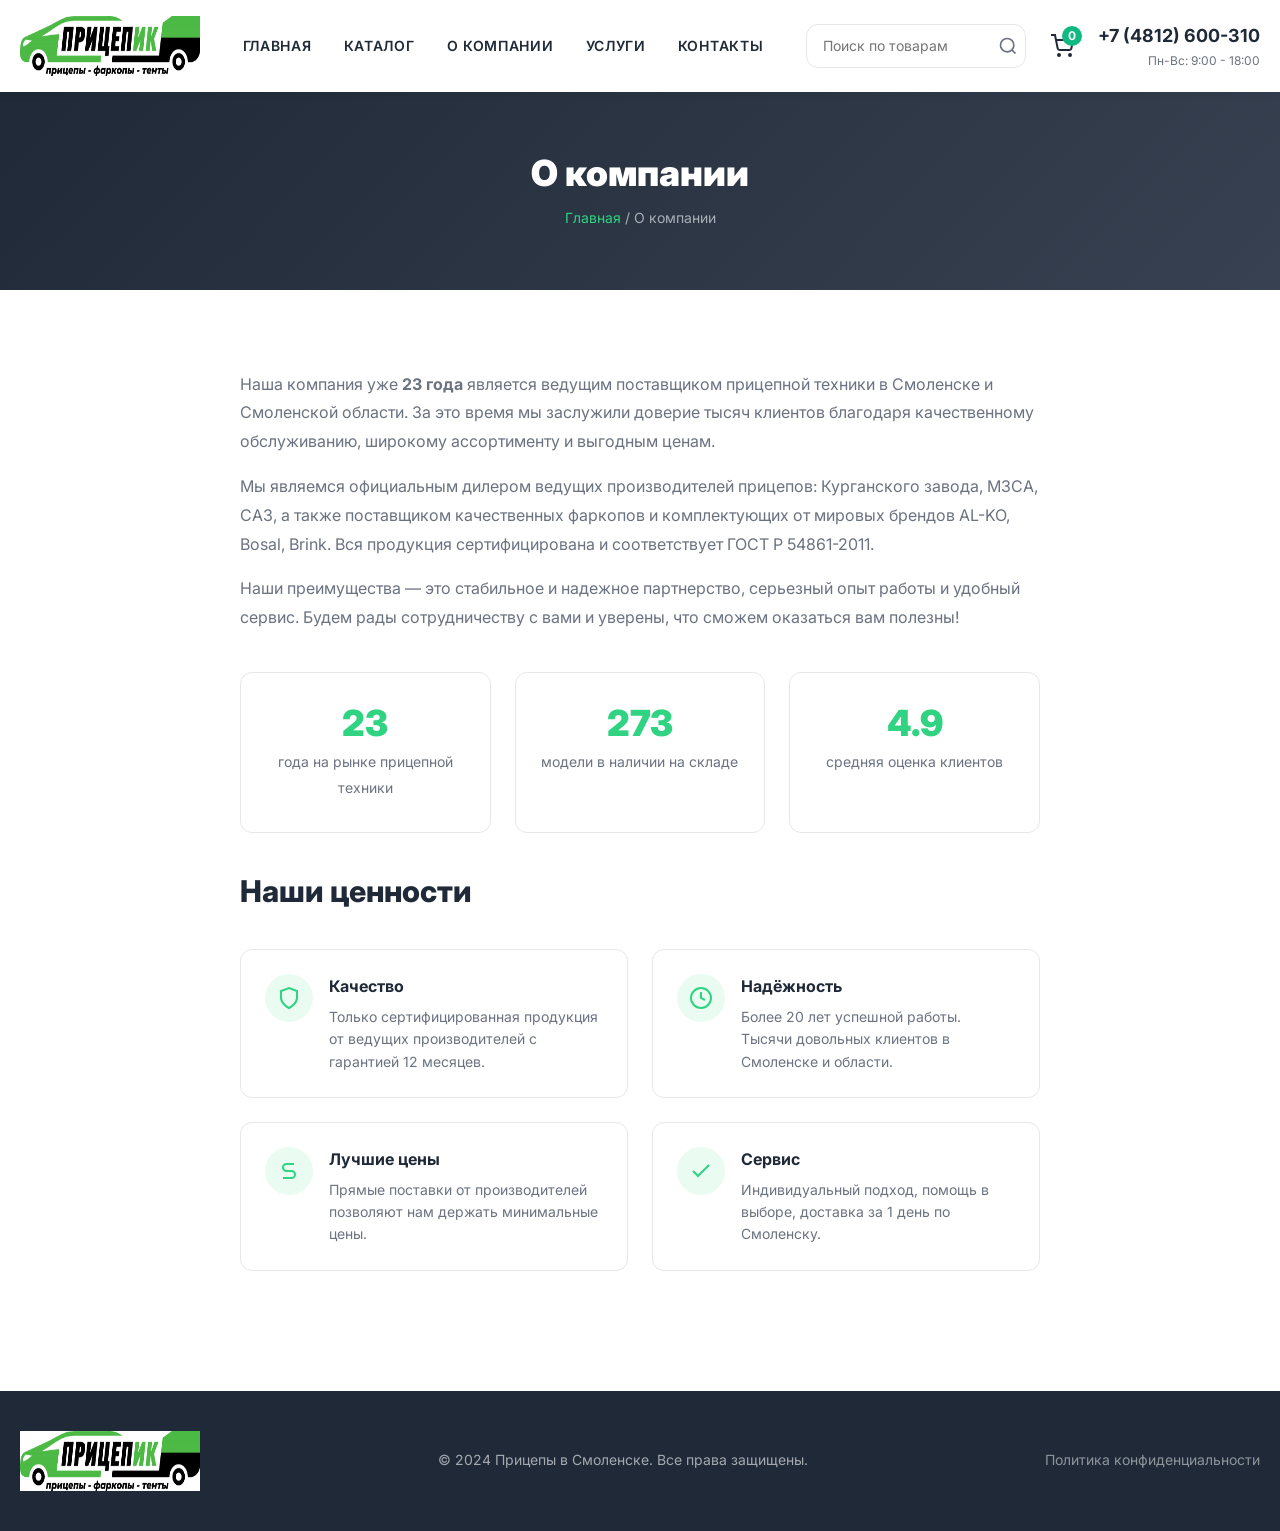
<file: about.html>
<!DOCTYPE html>
<html lang="ru">
<head>
    <meta charset="UTF-8">
    <meta name="viewport" content="width=device-width, initial-scale=1.0">
    <meta name="description" content="О компании Прицепы в Смоленске. 23 года на рынке, официальный дилер, гарантия 12 месяцев.">
    <title>О компании | Прицепы в Смоленске</title>
    <link rel="preconnect" href="https://fonts.googleapis.com">
    <link rel="preconnect" href="https://fonts.gstatic.com" crossorigin>
    <link href="https://fonts.googleapis.com/css2?family=Inter:wght@400;500;600;700;800;900&display=swap" rel="stylesheet">
    <link rel="stylesheet" href="css/reset.css">
    <link rel="stylesheet" href="css/variables.css">
    <link rel="stylesheet" href="css/style.css">
    <link rel="stylesheet" href="css/pages.css">
</head>
<body>
    <header class="header" data-header>
        <div class="container header__container">
            <a href="index.html" class="header__logo">
                <img src="img/logo.png" alt="Прицепы Смоленск" class="header__logo-img" width="180" height="60">
            </a>
            <nav class="header__nav">
                <ul class="header__menu">
                    <li class="header__menu-item"><a href="index.html" class="header__menu-link">Главная</a></li>
                    <li class="header__menu-item"><a href="catalog.html" class="header__menu-link">Каталог</a></li>
                    <li class="header__menu-item"><a href="about.html" class="header__menu-link">О компании</a></li>
                    <li class="header__menu-item"><a href="services.html" class="header__menu-link">Услуги</a></li>
                    <li class="header__menu-item"><a href="contacts.html" class="header__menu-link">Контакты</a></li>
                </ul>
            </nav>
            <div class="header__actions">
                <div class="header__search">
                    <form class="search-form" role="search" action="catalog.html">
                        <input type="search" class="search-form__input" placeholder="Поиск по товарам" aria-label="Поиск" name="q">
                        <button type="submit" class="search-form__btn" aria-label="Найти">
                            <svg width="20" height="20" viewBox="0 0 24 24" fill="none" stroke="currentColor" stroke-width="2"><circle cx="11" cy="11" r="8"></circle><path d="m21 21-4.35-4.35"></path></svg>
                        </button>
                    </form>
                </div>
                <a href="cart.html" class="header__cart" aria-label="Корзина">
                    <svg width="24" height="24" viewBox="0 0 24 24" fill="none" stroke="currentColor" stroke-width="2">
                        <circle cx="9" cy="21" r="1"></circle><circle cx="20" cy="21" r="1"></circle>
                        <path d="M1 1h4l2.68 13.39a2 2 0 0 0 2 1.61h9.72a2 2 0 0 0 2-1.61L23 6H6"></path>
                    </svg>
                    <span class="header__cart-count" data-cart-count>0</span>
                </a>
                <div class="header__contacts-block">
                    <a href="tel:+74812600310" class="header__phone">+7 (4812) 600-310</a>
                    <span class="header__work-time">Пн-Вс: 9:00 - 18:00</span>
                </div>
            </div>
            <button class="header__burger" aria-label="Открыть меню" aria-expanded="false" data-burger>
                <span></span><span></span><span></span>
            </button>
        </div>
        <div class="header__mobile-menu" data-mobile-menu>
            <nav class="header__mobile-nav">
                <ul class="header__mobile-menu-list">
                    <li><a href="index.html" class="header__mobile-menu-link">Главная</a></li>
                    <li><a href="catalog.html" class="header__mobile-menu-link">Каталог</a></li>
                    <li><a href="about.html" class="header__mobile-menu-link">О компании</a></li>
                    <li><a href="services.html" class="header__mobile-menu-link">Услуги</a></li>
                    <li><a href="contacts.html" class="header__mobile-menu-link">Контакты</a></li>
                </ul>
                <div class="header__mobile-contacts">
                    <a href="tel:+74812600310" class="header__mobile-phone">+7 (4812) 600-310</a>
                    <span class="header__mobile-work-time">Пн-Вс: 9:00 - 18:00</span>
                </div>
            </nav>
        </div>
    </header>

    <main>
        <section class="page-header" data-animate>
            <div class="container">
                <h1 class="page-header__title">О компании</h1>
                <p class="page-header__breadcrumb"><a href="index.html">Главная</a> / О компании</p>
            </div>
        </section>

        <section class="section-padding">
            <div class="container">
                <div class="about-page__content" data-animate>
                    <p class="about-page__text">Наша компания уже <strong>23 года</strong> является ведущим поставщиком прицепной техники в Смоленске и Смоленской области. За это время мы заслужили доверие тысяч клиентов благодаря качественному обслуживанию, широкому ассортименту и выгодным ценам.</p>
                    <p class="about-page__text">Мы являемся официальным дилером ведущих производителей прицепов: Курганского завода, МЗСА, САЗ, а также поставщиком качественных фаркопов и комплектующих от мировых брендов AL-KO, Bosal, Brink. Вся продукция сертифицирована и соответствует ГОСТ Р 54861-2011.</p>
                    <p class="about-page__text">Наши преимущества — это стабильное и надежное партнерство, серьезный опыт работы и удобный сервис. Будем рады сотрудничеству с вами и уверены, что сможем оказаться вам полезны!</p>

                    <div class="about-page__stats" data-animate-stagger>
                        <div class="about-page__stat">
                            <span class="about-page__stat-number">23</span>
                            <span class="about-page__stat-text">года на рынке прицепной техники</span>
                        </div>
                        <div class="about-page__stat">
                            <span class="about-page__stat-number">273</span>
                            <span class="about-page__stat-text">модели в наличии на складе</span>
                        </div>
                        <div class="about-page__stat">
                            <span class="about-page__stat-number">4.9</span>
                            <span class="about-page__stat-text">средняя оценка клиентов</span>
                        </div>
                    </div>

                    <h2 class="section-title section-title--left" data-animate>Наши ценности</h2>
                    <div class="about-page__features" data-animate-stagger>
                        <div class="about-page__feature">
                            <div class="about-page__feature-icon">
                                <svg width="24" height="24" viewBox="0 0 24 24" fill="none" stroke="currentColor" stroke-width="2"><path d="M12 22s8-4 8-10V5l-8-3-8 3v7c0 6 8 10 8 10z"/></svg>
                            </div>
                            <div>
                                <h3 class="about-page__feature-title">Качество</h3>
                                <p class="about-page__feature-text">Только сертифицированная продукция от ведущих производителей с гарантией 12 месяцев.</p>
                            </div>
                        </div>
                        <div class="about-page__feature">
                            <div class="about-page__feature-icon">
                                <svg width="24" height="24" viewBox="0 0 24 24" fill="none" stroke="currentColor" stroke-width="2"><circle cx="12" cy="12" r="10"/><polyline points="12 6 12 12 16 14"/></svg>
                            </div>
                            <div>
                                <h3 class="about-page__feature-title">Надёжность</h3>
                                <p class="about-page__feature-text">Более 20 лет успешной работы. Тысячи довольных клиентов в Смоленске и области.</p>
                            </div>
                        </div>
                        <div class="about-page__feature">
                            <div class="about-page__feature-icon">
                                <svg width="24" height="24" viewBox="0 0 24 24" fill="none" stroke="currentColor" stroke-width="2"><path d="M17 5H9.5a3.5 3.5 0 0 0 0 7h5a3.5 3.5 0 0 1 0 7H6"/></svg>
                            </div>
                            <div>
                                <h3 class="about-page__feature-title">Лучшие цены</h3>
                                <p class="about-page__feature-text">Прямые поставки от производителей позволяют нам держать минимальные цены.</p>
                            </div>
                        </div>
                        <div class="about-page__feature">
                            <div class="about-page__feature-icon">
                                <svg width="24" height="24" viewBox="0 0 24 24" fill="none" stroke="currentColor" stroke-width="2"><polyline points="20 6 9 17 4 12"/></svg>
                            </div>
                            <div>
                                <h3 class="about-page__feature-title">Сервис</h3>
                                <p class="about-page__feature-text">Индивидуальный подход, помощь в выборе, доставка за 1 день по Смоленску.</p>
                            </div>
                        </div>
                    </div>
                </div>
            </div>
        </section>
    </main>

    <footer class="footer">
        <div class="container footer__container">
            <div class="footer__bar">
                <img src="img/logo.png" alt="Прицепы Смоленск" class="footer__logo" width="180" height="60">
                <p class="footer__copyright">&copy; 2024 Прицепы в Смоленске. Все права защищены.</p>
                <a href="privacy.html" class="footer__privacy">Политика конфиденциальности</a>
            </div>
        </div>
    </footer>

    <button class="back-to-top" aria-label="Наверх" data-back-to-top>
        <svg width="22" height="22" viewBox="0 0 24 24" fill="none" stroke="currentColor" stroke-width="2">
            <path d="M18 15l-6-6-6 6"/>
        </svg>
    </button>

    <script src="js/main.js"></script>
</body>
</html>
</file>
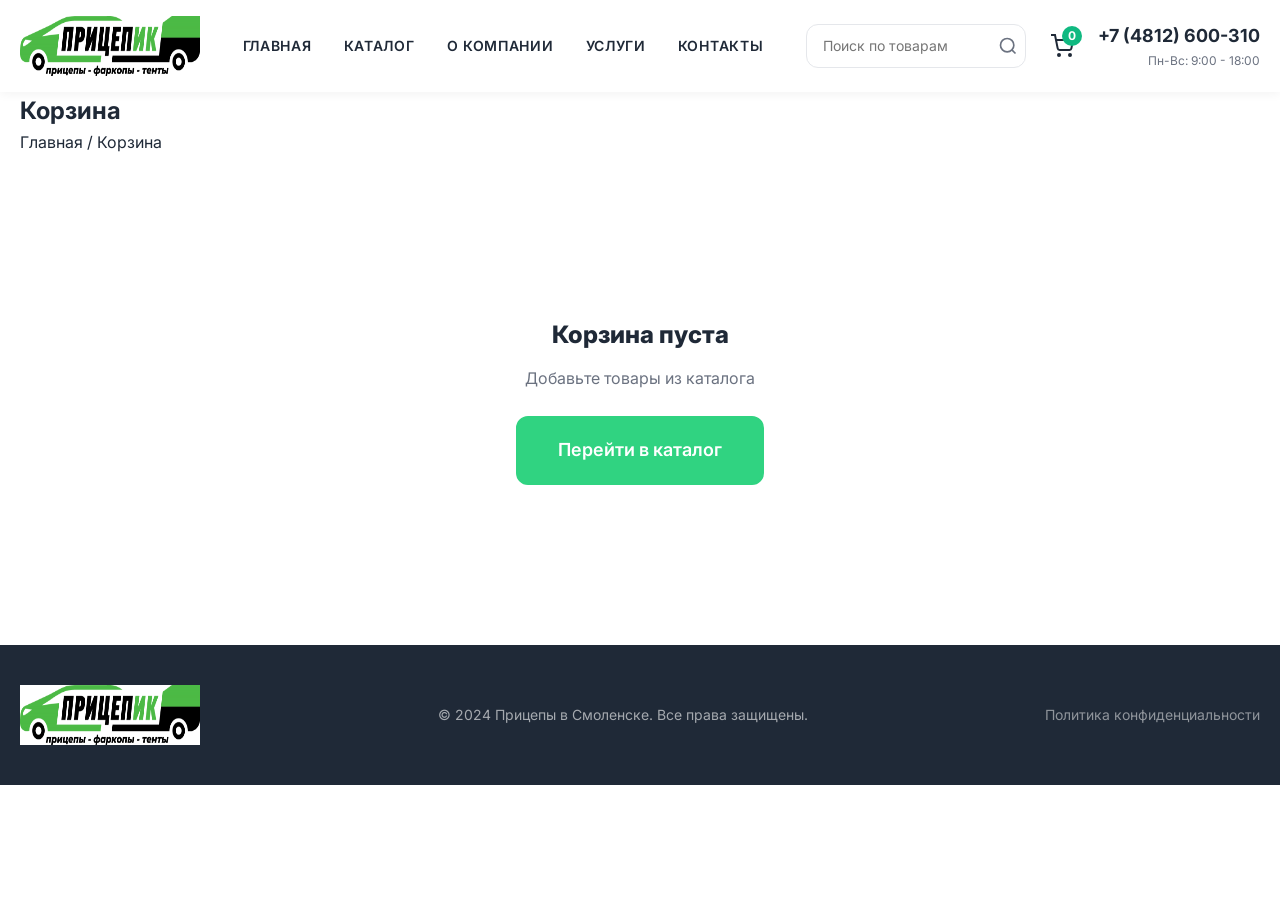
<file: cart.html>
<!DOCTYPE html>
<html lang="ru">
<head>
    <meta charset="UTF-8">
    <meta name="viewport" content="width=device-width, initial-scale=1.0">
    <meta name="description" content="Корзина интернет-магазина прицепов в Смоленске.">
    <title>Корзина | Прицепы в Смоленске</title>
    <link rel="preconnect" href="https://fonts.googleapis.com">
    <link rel="preconnect" href="https://fonts.gstatic.com" crossorigin>
    <link href="https://fonts.googleapis.com/css2?family=Inter:wght@400;500;600;700;800;900&display=swap" rel="stylesheet">
    <link rel="stylesheet" href="css/reset.css">
    <link rel="stylesheet" href="css/variables.css">
    <link rel="stylesheet" href="css/style.css">
    <style>
        .cart-page { min-height: 50vh; }
        .cart-empty { text-align: center; padding: 80px 20px; }
        .cart-empty__title { font-size: var(--font-size-2xl); font-weight: 800; color: var(--color-text-main); margin-bottom: 12px; }
        .cart-empty__text { color: var(--color-text-muted); margin-bottom: 24px; }
        .cart-table { width: 100%; border-collapse: collapse; }
        .cart-table th { text-align: left; padding: 16px; font-size: var(--font-size-sm); text-transform: uppercase; letter-spacing: 0.05em; color: var(--color-text-muted); font-weight: 700; border-bottom: 2px solid var(--color-border); }
        .cart-table td { padding: 16px; border-bottom: 1px solid var(--color-border); vertical-align: middle; }
        .cart-item { display: flex; align-items: center; gap: 16px; }
        .cart-item__image { width: 80px; height: 80px; object-fit: contain; border-radius: var(--radius-sm); background: var(--color-bg-light); }
        .cart-item__name { font-weight: 600; color: var(--color-text-main); text-decoration: none; }
        .cart-item__name:hover { color: var(--color-primary); }
        .cart-qty { display: flex; align-items: center; gap: 8px; }
        .cart-qty__btn { width: 36px; height: 36px; border: 1px solid var(--color-border); border-radius: var(--radius-sm); background: var(--color-white); cursor: pointer; display: flex; align-items: center; justify-content: center; font-size: 18px; transition: var(--transition); }
        .cart-qty__btn:hover { border-color: var(--color-primary); color: var(--color-primary); }
        .cart-qty__value { font-weight: 700; min-width: 24px; text-align: center; }
        .cart-remove { background: none; border: none; color: #EF4444; cursor: pointer; font-size: 20px; padding: 4px 8px; transition: var(--transition); }
        .cart-remove:hover { opacity: 0.7; }
        .cart-total { display: flex; justify-content: space-between; align-items: center; padding: 24px 16px; margin-top: 24px; background: var(--color-bg-light); border-radius: var(--radius-md); }
        .cart-total__label { font-size: var(--font-size-lg); font-weight: 600; }
        .cart-total__price { font-size: var(--font-size-3xl); font-weight: 900; color: var(--color-primary); }
        .cart-actions { display: flex; gap: 16px; justify-content: flex-end; margin-top: 24px; }
        @media (max-width: 768px) {
            .cart-table th:nth-child(3), .cart-table td:nth-child(3) { display: none; }
            .cart-item__image { width: 60px; height: 60px; }
            .cart-total { flex-direction: column; gap: 12px; text-align: center; }
            .cart-actions { flex-direction: column; }
        }
        @media (max-width: 480px) {
            .cart-table { font-size: var(--font-size-sm); }
            .cart-table td, .cart-table th { padding: 10px 8px; }
        }
    </style>
</head>
<body>
    <header class="header" data-header>
        <div class="container header__container">
            <a href="index.html" class="header__logo">
                <img src="img/logo.png" alt="Прицепы Смоленск" class="header__logo-img" width="180" height="60">
            </a>
            <nav class="header__nav">
                <ul class="header__menu">
                    <li class="header__menu-item"><a href="index.html" class="header__menu-link">Главная</a></li>
                    <li class="header__menu-item"><a href="catalog.html" class="header__menu-link">Каталог</a></li>
                    <li class="header__menu-item"><a href="about.html" class="header__menu-link">О компании</a></li>
                    <li class="header__menu-item"><a href="services.html" class="header__menu-link">Услуги</a></li>
                    <li class="header__menu-item"><a href="contacts.html" class="header__menu-link">Контакты</a></li>
                </ul>
            </nav>
            <div class="header__actions">
                <div class="header__search">
                    <form class="search-form" role="search" action="catalog.html">
                        <input type="search" class="search-form__input" placeholder="Поиск по товарам" aria-label="Поиск" name="q">
                        <button type="submit" class="search-form__btn" aria-label="Найти">
                            <svg width="20" height="20" viewBox="0 0 24 24" fill="none" stroke="currentColor" stroke-width="2"><circle cx="11" cy="11" r="8"></circle><path d="m21 21-4.35-4.35"></path></svg>
                        </button>
                    </form>
                </div>
                <a href="cart.html" class="header__cart" aria-label="Корзина">
                    <svg width="24" height="24" viewBox="0 0 24 24" fill="none" stroke="currentColor" stroke-width="2">
                        <circle cx="9" cy="21" r="1"></circle><circle cx="20" cy="21" r="1"></circle>
                        <path d="M1 1h4l2.68 13.39a2 2 0 0 0 2 1.61h9.72a2 2 0 0 0 2-1.61L23 6H6"></path>
                    </svg>
                    <span class="header__cart-count" data-cart-count>0</span>
                </a>
                <div class="header__contacts-block">
                    <a href="tel:+74812600310" class="header__phone">+7 (4812) 600-310</a>
                    <span class="header__work-time">Пн-Вс: 9:00 - 18:00</span>
                </div>
            </div>
            <button class="header__burger" aria-label="Открыть меню" aria-expanded="false" data-burger>
                <span></span><span></span><span></span>
            </button>
        </div>
        <div class="header__mobile-menu" data-mobile-menu>
            <nav class="header__mobile-nav">
                <ul class="header__mobile-menu-list">
                    <li><a href="index.html" class="header__mobile-menu-link">Главная</a></li>
                    <li><a href="catalog.html" class="header__mobile-menu-link">Каталог</a></li>
                    <li><a href="about.html" class="header__mobile-menu-link">О компании</a></li>
                    <li><a href="services.html" class="header__mobile-menu-link">Услуги</a></li>
                    <li><a href="contacts.html" class="header__mobile-menu-link">Контакты</a></li>
                </ul>
                <div class="header__mobile-contacts">
                    <a href="tel:+74812600310" class="header__mobile-phone">+7 (4812) 600-310</a>
                    <span class="header__mobile-work-time">Пн-Вс: 9:00 - 18:00</span>
                </div>
            </nav>
        </div>
    </header>

    <main>
        <section class="page-header" data-animate>
            <div class="container">
                <h1 class="page-header__title">Корзина</h1>
                <p class="page-header__breadcrumb"><a href="index.html">Главная</a> / Корзина</p>
            </div>
        </section>

        <section class="section-padding cart-page">
            <div class="container" id="cart-content" data-animate>
                <div class="cart-empty" id="cart-empty">
                    <div class="cart-empty__title">Корзина пуста</div>
                    <p class="cart-empty__text">Добавьте товары из каталога</p>
                    <a href="catalog.html" class="btn btn--primary btn--large">Перейти в каталог</a>
                </div>
                <div id="cart-full" style="display:none">
                    <table class="cart-table">
                        <thead>
                            <tr>
                                <th>Товар</th>
                                <th>Количество</th>
                                <th>Цена</th>
                                <th>Сумма</th>
                                <th></th>
                            </tr>
                        </thead>
                        <tbody id="cart-items"></tbody>
                    </table>
                    <div class="cart-total">
                        <span class="cart-total__label">Итого:</span>
                        <span class="cart-total__price" id="cart-total-price">0 ₽</span>
                    </div>
                    <div class="cart-actions">
                        <a href="catalog.html" class="btn btn--outline">Продолжить покупки</a>
                        <button class="btn btn--primary btn--large" data-modal="order" id="cart-checkout">Оформить заказ</button>
                    </div>
                </div>
            </div>
        </section>
    </main>

    <footer class="footer">
        <div class="container footer__container">
            <div class="footer__bar">
                <img src="img/logo.png" alt="Прицепы Смоленск" class="footer__logo" width="180" height="60">
                <p class="footer__copyright">&copy; 2024 Прицепы в Смоленске. Все права защищены.</p>
                <a href="privacy.html" class="footer__privacy">Политика конфиденциальности</a>
            </div>
        </div>
    </footer>

    <div class="modal" id="modal-order">
        <div class="modal__overlay" data-close-modal></div>
        <div class="modal__content">
            <button class="modal__close" aria-label="Закрыть" data-close-modal>&times;</button>
            <h3 class="modal__title">Оформление заказа</h3>
            <p class="modal__subtitle">Заполните данные и мы свяжемся с вами</p>
            <form class="modal__form" id="order-form-cart">
                <div class="form-group">
                    <input type="text" name="name" class="form-input" placeholder="Ваше имя" required>
                </div>
                <div class="form-group">
                    <input type="tel" name="phone" class="form-input" placeholder="+7 (___) ___-__-__" required>
                </div>
                <button type="submit" class="btn btn--primary btn--full">Подтвердить заказ</button>
                <p class="form-privacy">Нажимая кнопку, вы соглашаетесь с <a href="privacy.html" class="form-privacy__link">политикой конфиденциальности</a></p>
            </form>
        </div>
    </div>

    <button class="back-to-top" aria-label="Наверх" data-back-to-top>
        <svg width="22" height="22" viewBox="0 0 24 24" fill="none" stroke="currentColor" stroke-width="2">
            <path d="M18 15l-6-6-6 6"/>
        </svg>
    </button>

    <script src="js/main.js"></script>
    <script>
    document.addEventListener('DOMContentLoaded', () => {
        const cartEmpty = document.getElementById('cart-empty');
        const cartFull = document.getElementById('cart-full');
        const cartItems = document.getElementById('cart-items');
        const totalPrice = document.getElementById('cart-total-price');

        function renderCart() {
            const cart = getCart();
            if (cart.length === 0) {
                cartEmpty.style.display = 'block';
                cartFull.style.display = 'none';
                return;
            }
            cartEmpty.style.display = 'none';
            cartFull.style.display = 'block';

            cartItems.innerHTML = cart.map(item => `
                <tr>
                    <td>
                        <div class="cart-item">
                            <img src="${item.image}" alt="${item.name}" class="cart-item__image" loading="lazy">
                            <a href="product.html?id=${item.id}" class="cart-item__name">${item.name}</a>
                        </div>
                    </td>
                    <td>
                        <div class="cart-qty">
                            <button class="cart-qty__btn" onclick="updateQty(${item.id}, -1)">−</button>
                            <span class="cart-qty__value">${item.quantity}</span>
                            <button class="cart-qty__btn" onclick="updateQty(${item.id}, 1)">+</button>
                        </div>
                    </td>
                    <td>${item.price.toLocaleString()} ₽</td>
                    <td><strong>${(item.price * item.quantity).toLocaleString()} ₽</strong></td>
                    <td><button class="cart-remove" onclick="removeItem(${item.id})">&times;</button></td>
                </tr>
            `).join('');

            const total = cart.reduce((s, i) => s + i.price * i.quantity, 0);
            totalPrice.textContent = total.toLocaleString() + ' ₽';
        }

        window.updateQty = function(id, delta) {
            const cart = getCart();
            const item = cart.find(i => i.id === id);
            if (!item) return;
            item.quantity += delta;
            if (item.quantity <= 0) {
                const idx = cart.indexOf(item);
                cart.splice(idx, 1);
            }
            saveCart(cart);
            renderCart();
        };

        window.removeItem = function(id) {
            const cart = getCart().filter(i => i.id !== id);
            saveCart(cart);
            renderCart();
        };

        const orderForm = document.getElementById('order-form-cart');
        if (orderForm) {
            orderForm.addEventListener('submit', (e) => {
                e.preventDefault();
                const btn = orderForm.querySelector('button[type="submit"]');
                btn.textContent = 'Отправляем...';
                btn.disabled = true;
                setTimeout(() => {
                    alert('Спасибо за заказ! Наш менеджер свяжется с вами в ближайшее время.');
                    document.querySelector('.modal').classList.remove('is-active');
                    document.body.style.overflow = '';
                    saveCart([]);
                    renderCart();
                    btn.textContent = 'Подтвердить заказ';
                    btn.disabled = false;
                    orderForm.reset();
                }, 800);
            });
        }

        renderCart();
    });
    </script>
</body>
</html>
</file>
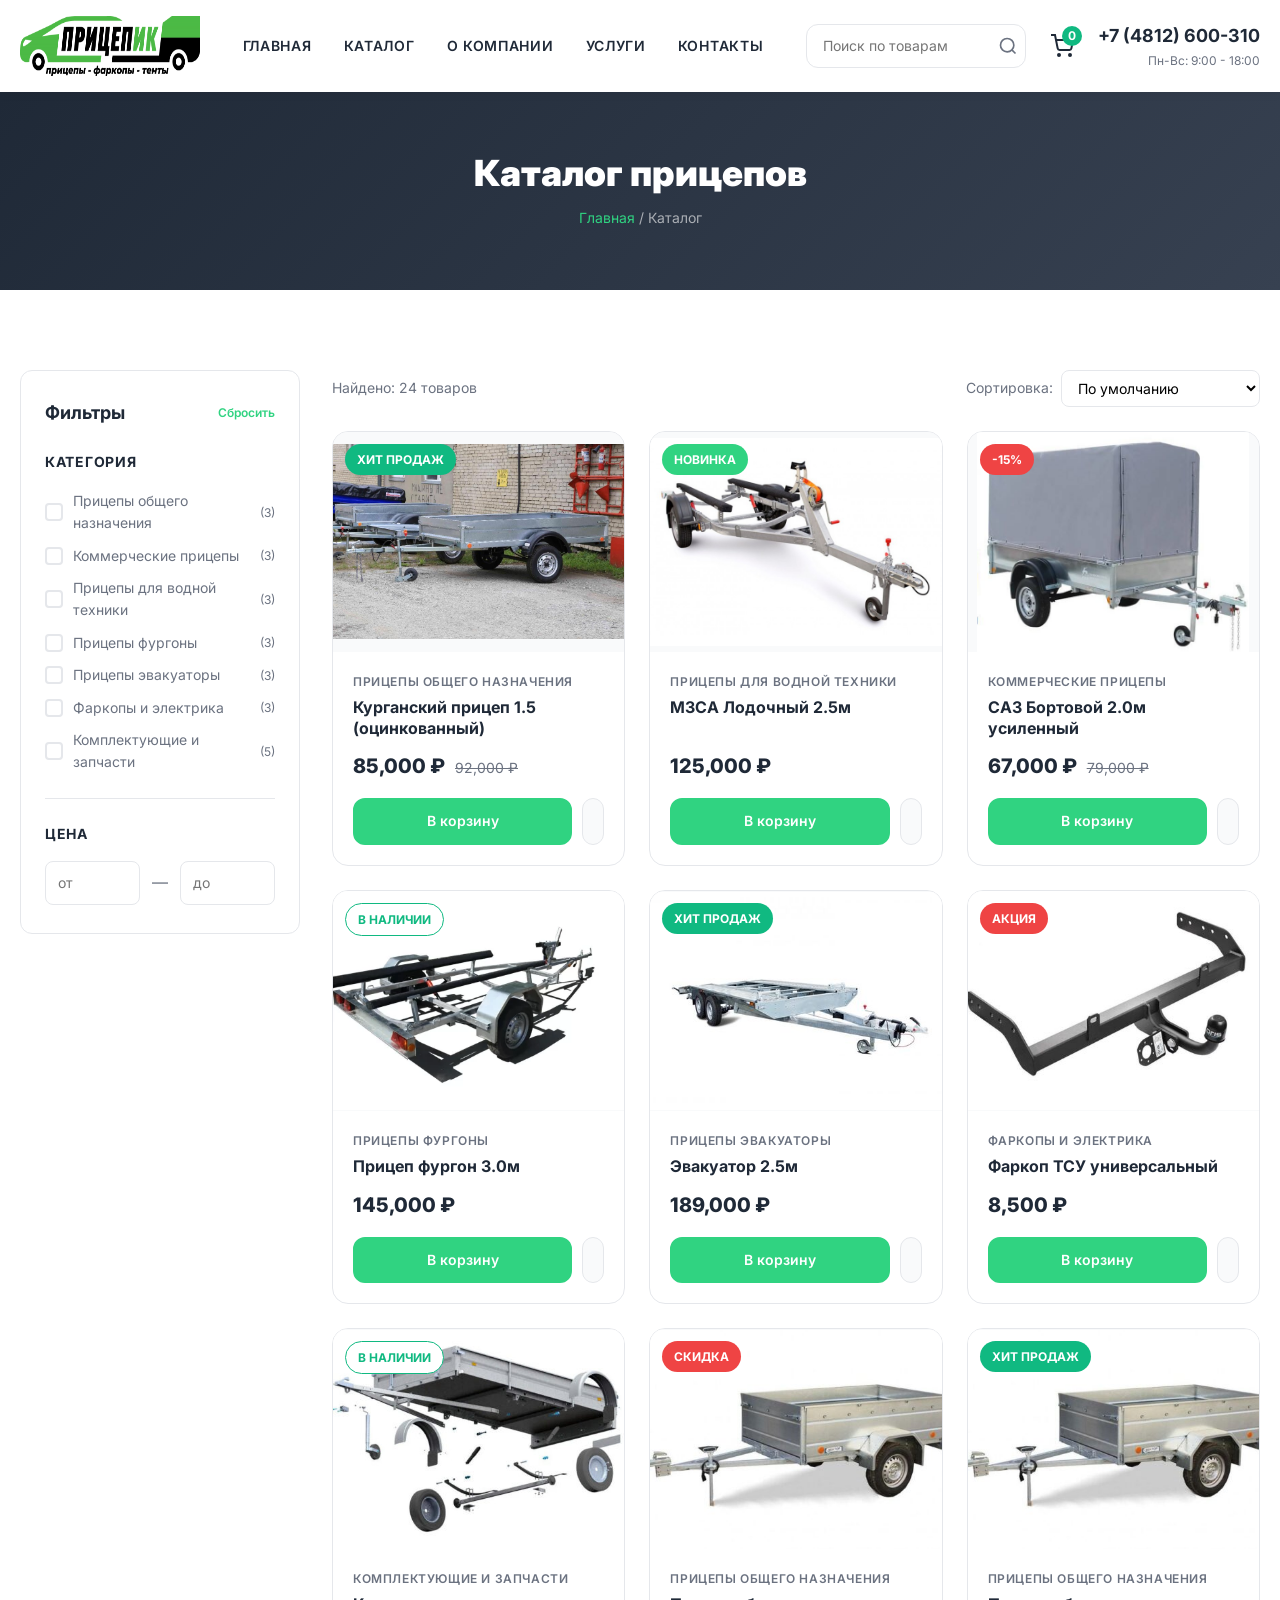
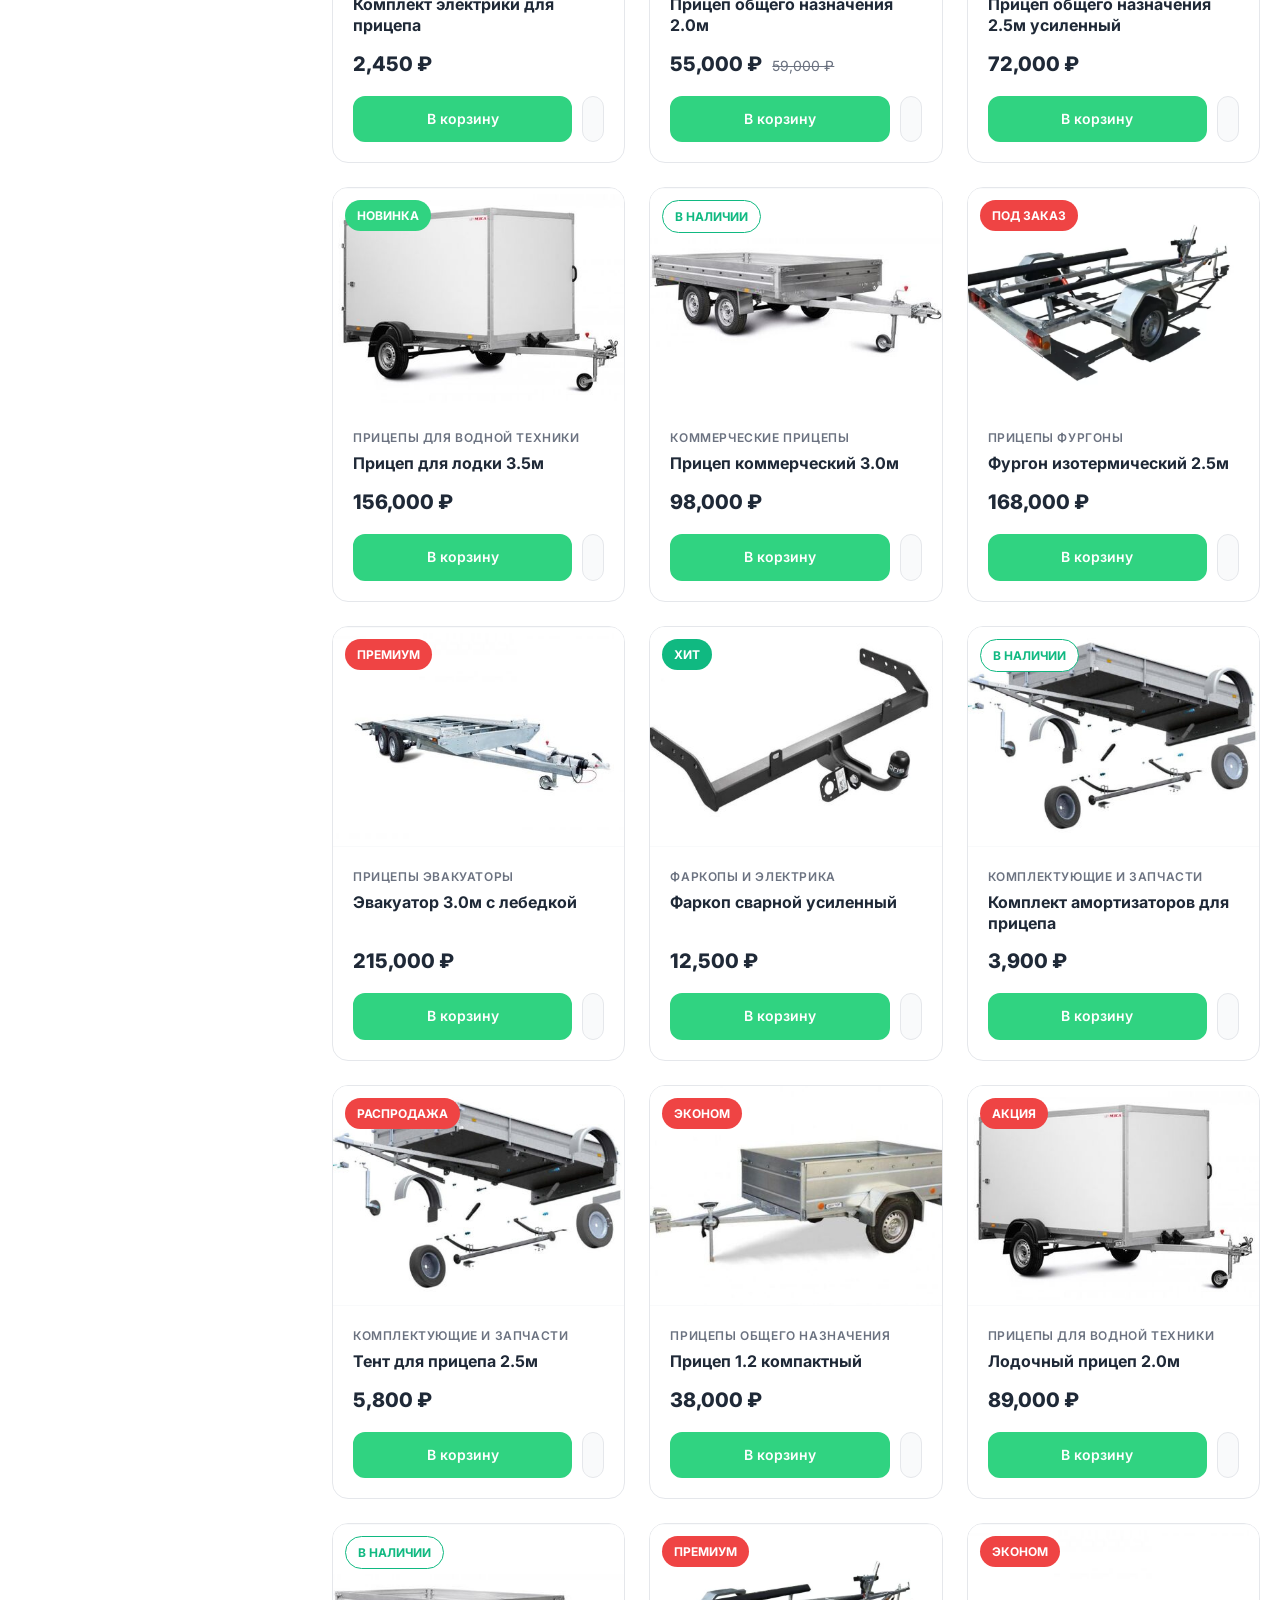
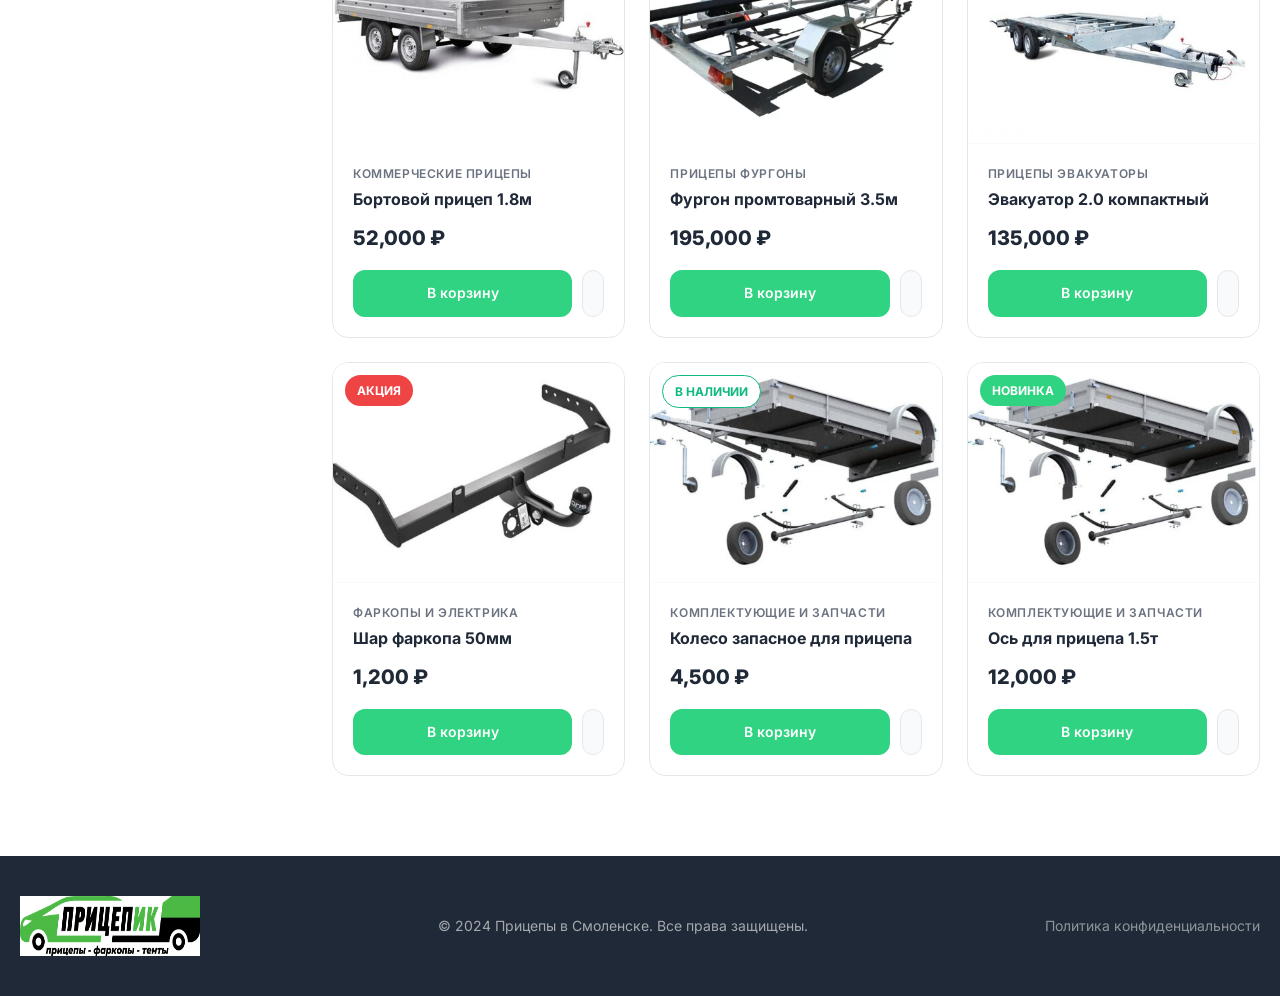
<file: catalog.html>
<!DOCTYPE html>
<html lang="ru">
<head>
    <meta charset="UTF-8">
    <meta name="viewport" content="width=device-width, initial-scale=1.0">
    <meta name="description" content="Каталог прицепов в Смоленске. 273 модели в наличии. Официальный дилер. Фаркопы, тенты, запчасти.">
    <title>Каталог прицепов | Прицепы в Смоленске</title>
    <link rel="preconnect" href="https://fonts.googleapis.com">
    <link rel="preconnect" href="https://fonts.gstatic.com" crossorigin>
    <link href="https://fonts.googleapis.com/css2?family=Inter:wght@400;500;600;700;800;900&display=swap" rel="stylesheet">
    <link rel="stylesheet" href="css/reset.css">
    <link rel="stylesheet" href="css/variables.css">
    <link rel="stylesheet" href="css/style.css">
    <link rel="stylesheet" href="css/pages.css">
</head>
<body>
    <header class="header" data-header>
        <div class="container header__container">
            <a href="index.html" class="header__logo">
                <img src="img/logo.png" alt="Прицепы Смоленск" class="header__logo-img" width="180" height="60">
            </a>
            <nav class="header__nav">
                <ul class="header__menu">
                    <li class="header__menu-item"><a href="index.html" class="header__menu-link">Главная</a></li>
                    <li class="header__menu-item"><a href="catalog.html" class="header__menu-link">Каталог</a></li>
                    <li class="header__menu-item"><a href="about.html" class="header__menu-link">О компании</a></li>
                    <li class="header__menu-item"><a href="services.html" class="header__menu-link">Услуги</a></li>
                    <li class="header__menu-item"><a href="contacts.html" class="header__menu-link">Контакты</a></li>
                </ul>
            </nav>
            <div class="header__actions">
                <div class="header__search">
                    <form class="search-form" role="search" action="catalog.html">
                        <input type="search" class="search-form__input" placeholder="Поиск по товарам" aria-label="Поиск" name="q">
                        <button type="submit" class="search-form__btn" aria-label="Найти">
                            <svg width="20" height="20" viewBox="0 0 24 24" fill="none" stroke="currentColor" stroke-width="2">
                                <circle cx="11" cy="11" r="8"></circle>
                                <path d="m21 21-4.35-4.35"></path>
                            </svg>
                        </button>
                    </form>
                </div>
                <a href="cart.html" class="header__cart" aria-label="Корзина">
                    <svg width="24" height="24" viewBox="0 0 24 24" fill="none" stroke="currentColor" stroke-width="2">
                        <circle cx="9" cy="21" r="1"></circle>
                        <circle cx="20" cy="21" r="1"></circle>
                        <path d="M1 1h4l2.68 13.39a2 2 0 0 0 2 1.61h9.72a2 2 0 0 0 2-1.61L23 6H6"></path>
                    </svg>
                    <span class="header__cart-count" data-cart-count>0</span>
                </a>
                <div class="header__contacts-block">
                    <a href="tel:+74812600310" class="header__phone">+7 (4812) 600-310</a>
                    <span class="header__work-time">Пн-Вс: 9:00 - 18:00</span>
                </div>
            </div>
            <button class="header__burger" aria-label="Открыть меню" aria-expanded="false" data-burger>
                <span></span><span></span><span></span>
            </button>
        </div>
        <div class="header__mobile-menu" data-mobile-menu>
            <nav class="header__mobile-nav">
                <ul class="header__mobile-menu-list">
                    <li><a href="index.html" class="header__mobile-menu-link">Главная</a></li>
                    <li><a href="catalog.html" class="header__mobile-menu-link">Каталог</a></li>
                    <li><a href="about.html" class="header__mobile-menu-link">О компании</a></li>
                    <li><a href="services.html" class="header__mobile-menu-link">Услуги</a></li>
                    <li><a href="contacts.html" class="header__mobile-menu-link">Контакты</a></li>
                </ul>
                <div class="header__mobile-contacts">
                    <a href="tel:+74812600310" class="header__mobile-phone">+7 (4812) 600-310</a>
                    <span class="header__mobile-work-time">Пн-Вс: 9:00 - 18:00</span>
                </div>
            </nav>
        </div>
    </header>

    <main>
        <section class="page-header" data-animate>
            <div class="container">
                <h1 class="page-header__title">Каталог прицепов</h1>
                <p class="page-header__breadcrumb"><a href="index.html">Главная</a> / Каталог</p>
            </div>
        </section>

        <section class="section-padding">
            <div class="container">
                <div class="catalog-layout">
                    <aside class="filter-sidebar" id="filter-sidebar" data-animate="slide-left">
                        <div class="filter-sidebar__title">
                            Фильтры
                            <button class="filter-sidebar__clear" id="clear-filters">Сбросить</button>
                        </div>

                        <div class="filter-group">
                            <h3 class="filter-group__title">Категория</h3>
                            <ul class="filter-group__list" id="category-filters">
                                <li>
                                    <label class="filter-group__label">
                                        <input type="checkbox" value="general" data-category>
                                        Прицепы общего назначения
                                        <span class="filter-group__count">(3)</span>
                                    </label>
                                </li>
                                <li>
                                    <label class="filter-group__label">
                                        <input type="checkbox" value="commercial" data-category>
                                        Коммерческие прицепы
                                        <span class="filter-group__count">(3)</span>
                                    </label>
                                </li>
                                <li>
                                    <label class="filter-group__label">
                                        <input type="checkbox" value="water" data-category>
                                        Прицепы для водной техники
                                        <span class="filter-group__count">(3)</span>
                                    </label>
                                </li>
                                <li>
                                    <label class="filter-group__label">
                                        <input type="checkbox" value="van" data-category>
                                        Прицепы фургоны
                                        <span class="filter-group__count">(3)</span>
                                    </label>
                                </li>
                                <li>
                                    <label class="filter-group__label">
                                        <input type="checkbox" value="evacuator" data-category>
                                        Прицепы эвакуаторы
                                        <span class="filter-group__count">(3)</span>
                                    </label>
                                </li>
                                <li>
                                    <label class="filter-group__label">
                                        <input type="checkbox" value="towbar" data-category>
                                        Фаркопы и электрика
                                        <span class="filter-group__count">(3)</span>
                                    </label>
                                </li>
                                <li>
                                    <label class="filter-group__label">
                                        <input type="checkbox" value="parts" data-category>
                                        Комплектующие и запчасти
                                        <span class="filter-group__count">(5)</span>
                                    </label>
                                </li>
                            </ul>
                        </div>

                        <div class="filter-group">
                            <h3 class="filter-group__title">Цена</h3>
                            <div class="filter-price">
                                <input type="number" class="filter-price__input" id="price-min" placeholder="от" min="0">
                                <span class="filter-price__sep">—</span>
                                <input type="number" class="filter-price__input" id="price-max" placeholder="до" min="0">
                            </div>
                        </div>
                    </aside>

                    <div class="catalog-content" data-animate="slide-right">
                        <div class="catalog-content__header">
                            <p class="catalog-content__count" id="product-count">Найдено: 0 товаров</p>
                            <div class="catalog-content__sort">
                                <label for="sort-select">Сортировка:</label>
                                <select id="sort-select">
                                    <option value="default">По умолчанию</option>
                                    <option value="price-asc">Цена: по возрастанию</option>
                                    <option value="price-desc">Цена: по убыванию</option>
                                    <option value="name">По названию</option>
                                </select>
                            </div>
                            <button class="filter-toggle" id="filter-toggle" style="display:none">
                                <svg width="18" height="18" viewBox="0 0 24 24" fill="none" stroke="currentColor" stroke-width="2">
                                    <line x1="4" y1="6" x2="20" y2="6"/><line x1="8" y1="12" x2="20" y2="12"/><line x1="12" y1="18" x2="20" y2="18"/>
                                </svg>
                                Фильтры
                            </button>
                        </div>

                        <div class="catalog-grid" id="catalog-grid" data-animate-stagger></div>
                        <div class="catalog-empty" id="catalog-empty" style="display:none">
                            <div class="catalog-empty__title">Ничего не найдено</div>
                            <p class="catalog-empty__text">Попробуйте изменить параметры фильтрации</p>
                            <button class="btn btn--outline" id="reset-from-empty">Сбросить фильтры</button>
                        </div>
                    </div>
                </div>
            </div>
        </section>
    </main>

    <footer class="footer">
        <div class="container footer__container">
            <div class="footer__bar">
                <img src="img/logo.png" alt="Прицепы Смоленск" class="footer__logo" width="180" height="60">
                <p class="footer__copyright">&copy; 2024 Прицепы в Смоленске. Все права защищены.</p>
                <a href="privacy.html" class="footer__privacy">Политика конфиденциальности</a>
            </div>
        </div>
    </footer>

    <button class="back-to-top" aria-label="Наверх" data-back-to-top>
        <svg width="22" height="22" viewBox="0 0 24 24" fill="none" stroke="currentColor" stroke-width="2">
            <path d="M18 15l-6-6-6 6"/>
        </svg>
    </button>

    <script src="js/products.js"></script>
    <script>
    document.addEventListener('DOMContentLoaded', () => {
        const grid = document.getElementById('catalog-grid');
        const empty = document.getElementById('catalog-empty');
        const countEl = document.getElementById('product-count');
        const sortSelect = document.getElementById('sort-select');
        const clearBtn = document.getElementById('clear-filters');
        const resetBtn = document.getElementById('reset-from-empty');
        const priceMin = document.getElementById('price-min');
        const priceMax = document.getElementById('price-max');
        const filterToggle = document.getElementById('filter-toggle');
        const sidebar = document.getElementById('filter-sidebar');

        const urlParams = new URLSearchParams(window.location.search);
        const searchQuery = urlParams.get('q') || '';

        let filteredProducts = [...products];

        function getSelectedCategories() {
            return Array.from(document.querySelectorAll('[data-category]:checked')).map(cb => cb.value);
        }

        function getPriceRange() {
            return {
                min: parseFloat(priceMin.value) || 0,
                max: parseFloat(priceMax.value) || Infinity
            };
        }

        function filterProducts() {
            const cats = getSelectedCategories();
            const price = getPriceRange();
            const sort = sortSelect.value;

            let result = products;

            if (searchQuery) {
                const q = searchQuery.toLowerCase();
                result = result.filter(p =>
                    p.name.toLowerCase().includes(q) ||
                    p.category.toLowerCase().includes(q)
                );
            }

            if (cats.length > 0) {
                result = result.filter(p => cats.includes(p.categorySlug));
            }

            result = result.filter(p => p.price >= price.min && p.price <= price.max);

            switch (sort) {
                case 'price-asc': result.sort((a, b) => a.price - b.price); break;
                case 'price-desc': result.sort((a, b) => b.price - a.price); break;
                case 'name': result.sort((a, b) => a.name.localeCompare(b.name)); break;
            }

            filteredProducts = result;
            renderProducts(result);
        }

        function renderProducts(arr) {
            if (arr.length === 0) {
                grid.innerHTML = '';
                empty.style.display = 'block';
                countEl.textContent = 'Найдено: 0 товаров';
                return;
            }
            empty.style.display = 'none';
            countEl.textContent = `Найдено: ${arr.length} товаров`;

            grid.innerHTML = arr.map(p => {
                const badgeClass = p.badge === 'Хит продаж' || p.badge === 'Хит' ? 'hit' :
                    p.badge === 'Новинка' ? 'new' :
                    p.badge === 'В наличии' ? 'stock' : 'sale';
                const oldPriceHtml = p.oldPrice ? `<span class="catalog-card__old-price">${p.oldPrice.toLocaleString()} ₽</span>` : '';
                return `
                    <a href="product.html?id=${p.id}" class="catalog-card">
                        ${p.badge ? `<span class="catalog-card__badge catalog-card__badge--${badgeClass}">${p.badge}</span>` : ''}
                        <div class="catalog-card__image-wrapper">
                            <img src="${p.image}" alt="${p.name}" class="catalog-card__image" loading="lazy">
                        </div>
                        <div class="catalog-card__body">
                            <span class="catalog-card__category">${p.category}</span>
                            <h3 class="catalog-card__name">${p.name}</h3>
                            <div class="catalog-card__price-block">
                                <span class="catalog-card__price">${p.price.toLocaleString()} ₽</span>
                                ${oldPriceHtml}
                            </div>
                            <div class="catalog-card__actions">
                                <button class="btn btn--primary btn--full" data-add-to-cart data-id="${p.id}" data-name="${p.name}" data-price="${p.price}" data-image="${p.image}">В корзину</button>
                                <button class="btn btn--icon" aria-label="Позвонить" onclick="event.preventDefault(); event.stopPropagation(); window.location.href='tel:+74812600310'">
                                    <svg width="18" height="18" viewBox="0 0 24 24" fill="none" stroke="currentColor" stroke-width="2"><path d="M22 16.92v3a2 2 0 0 1-2.18 2 19.79 19.79 0 0 1-8.63-3.07 19.5 19.5 0 0 1-6-6 19.79 19.79 0 0 1-3.07-8.67A2 2 0 0 1 4.11 2h3a2 2 0 0 1 2 1.72 12.84 12.84 0 0 0 .7 2.81 2 2 0 0 1-.45 2.11L8.09 9.91a16 16 0 0 0 6 6l1.27-1.27a2 2 0 0 1 2.11-.45 12.84 12.84 0 0 0 2.81.7A2 2 0 0 1 22 16.92z"/></svg>
                                </button>
                            </div>
                        </div>
                    </a>
                `;
            }).join('');
        }

        document.querySelectorAll('[data-category]').forEach(cb => {
            cb.addEventListener('change', filterProducts);
        });

        priceMin.addEventListener('input', filterProducts);
        priceMax.addEventListener('input', filterProducts);
        sortSelect.addEventListener('change', filterProducts);

        clearBtn.addEventListener('click', () => {
            document.querySelectorAll('[data-category]').forEach(cb => cb.checked = false);
            priceMin.value = '';
            priceMax.value = '';
            filterProducts();
        });

        resetBtn.addEventListener('click', () => {
            clearBtn.click();
        });

        filterToggle.addEventListener('click', () => {
            sidebar.classList.toggle('is-active');
        });

        if (window.innerWidth <= 768) {
            filterToggle.style.display = 'flex';
        }

        if (searchQuery) {
            const input = document.querySelector('.search-form__input');
            if (input) input.value = searchQuery;
        }

        filterProducts();
    });
    </script>
    <script src="js/main.js"></script>
</body>
</html>
</file>
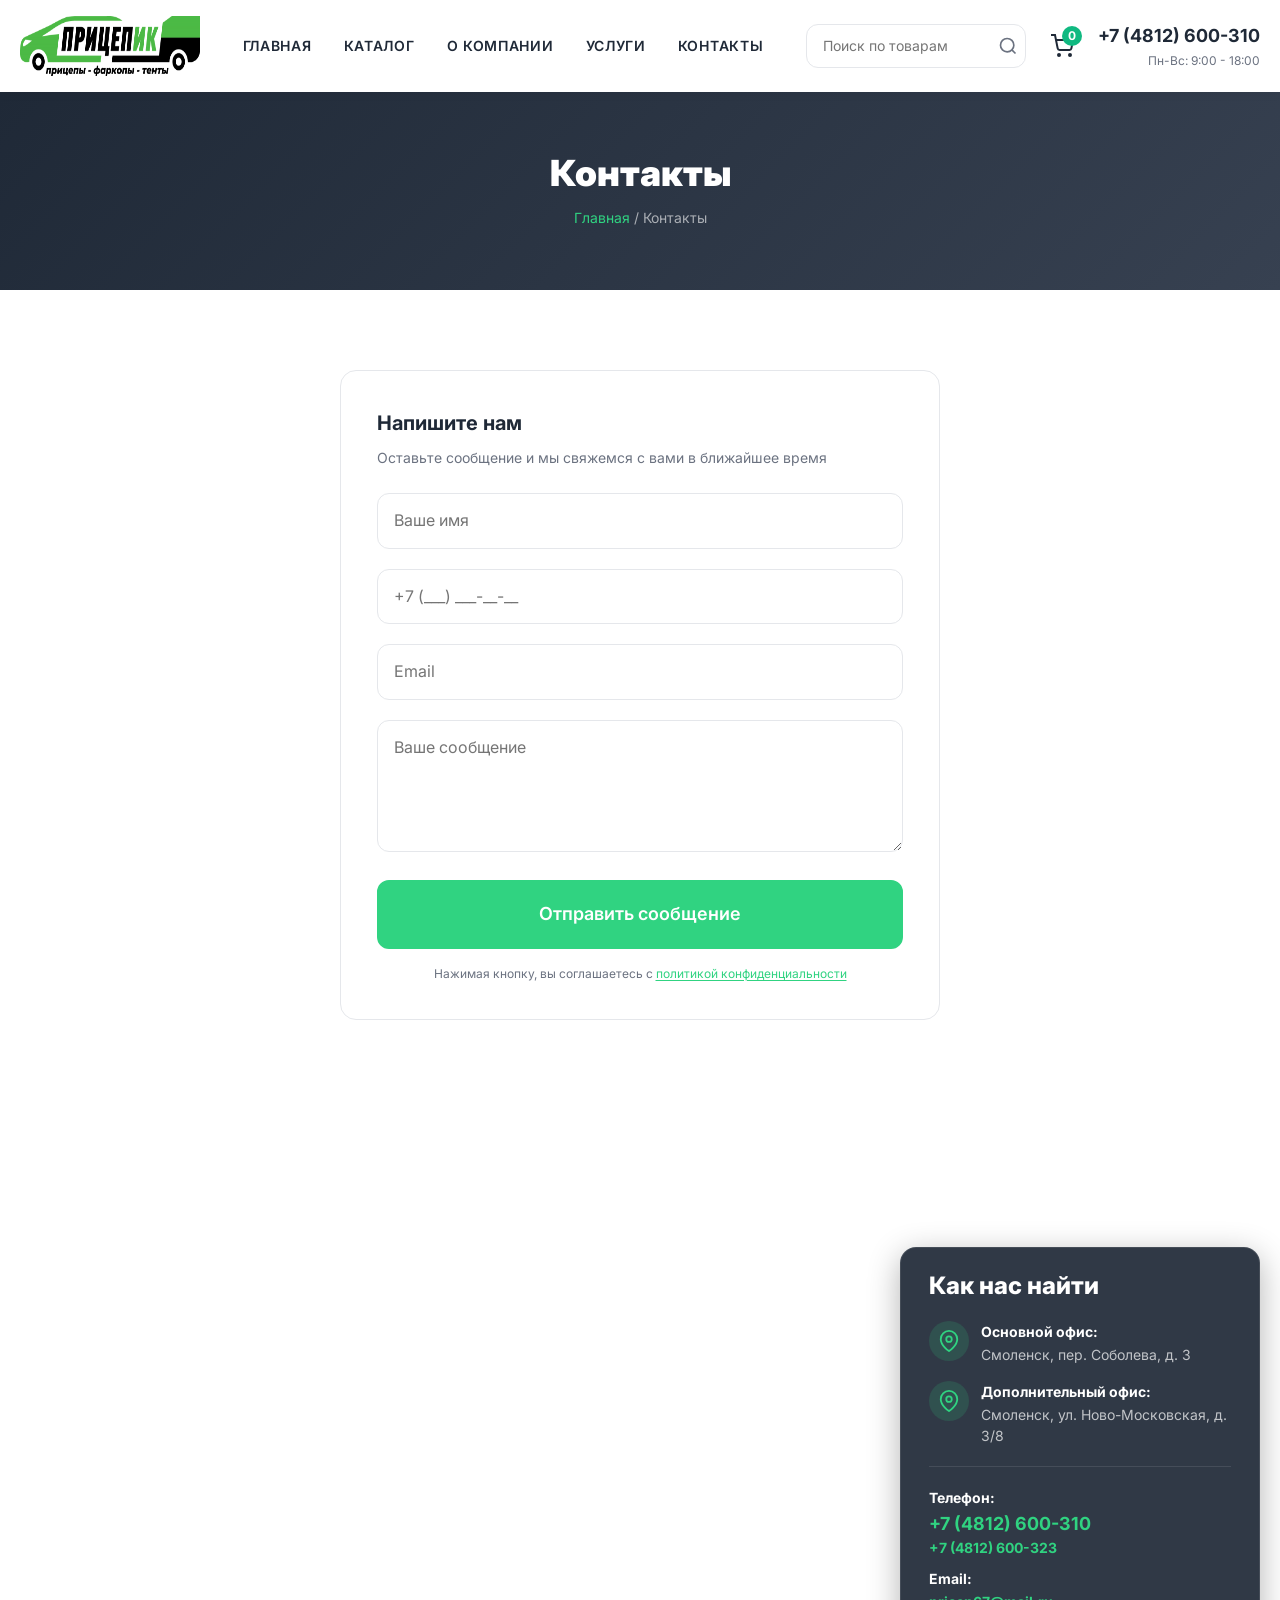
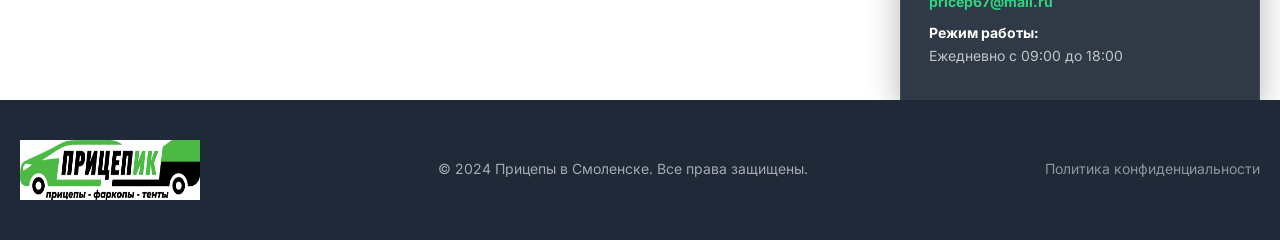
<file: contacts.html>
<!DOCTYPE html>
<html lang="ru">
<head>
    <meta charset="UTF-8">
    <meta name="viewport" content="width=device-width, initial-scale=1.0">
    <meta name="description" content="Контакты магазина прицепов в Смоленске. Адреса, телефоны, режим работы. Свяжитесь с нами удобным способом.">
    <title>Контакты | Прицепы в Смоленске</title>
    <link rel="preconnect" href="https://fonts.googleapis.com">
    <link rel="preconnect" href="https://fonts.gstatic.com" crossorigin>
    <link href="https://fonts.googleapis.com/css2?family=Inter:wght@400;500;600;700;800;900&display=swap" rel="stylesheet">
    <link rel="stylesheet" href="css/reset.css">
    <link rel="stylesheet" href="css/variables.css">
    <link rel="stylesheet" href="css/style.css">
    <link rel="stylesheet" href="css/pages.css">
</head>
<body>
    <header class="header" data-header>
        <div class="container header__container">
            <a href="index.html" class="header__logo">
                <img src="img/logo.png" alt="Прицепы Смоленск" class="header__logo-img" width="180" height="60">
            </a>
            <nav class="header__nav">
                <ul class="header__menu">
                    <li class="header__menu-item"><a href="index.html" class="header__menu-link">Главная</a></li>
                    <li class="header__menu-item"><a href="catalog.html" class="header__menu-link">Каталог</a></li>
                    <li class="header__menu-item"><a href="about.html" class="header__menu-link">О компании</a></li>
                    <li class="header__menu-item"><a href="services.html" class="header__menu-link">Услуги</a></li>
                    <li class="header__menu-item"><a href="contacts.html" class="header__menu-link">Контакты</a></li>
                </ul>
            </nav>
            <div class="header__actions">
                <div class="header__search">
                    <form class="search-form" role="search" action="catalog.html">
                        <input type="search" class="search-form__input" placeholder="Поиск по товарам" aria-label="Поиск" name="q">
                        <button type="submit" class="search-form__btn" aria-label="Найти">
                            <svg width="20" height="20" viewBox="0 0 24 24" fill="none" stroke="currentColor" stroke-width="2"><circle cx="11" cy="11" r="8"></circle><path d="m21 21-4.35-4.35"></path></svg>
                        </button>
                    </form>
                </div>
                <a href="cart.html" class="header__cart" aria-label="Корзина">
                    <svg width="24" height="24" viewBox="0 0 24 24" fill="none" stroke="currentColor" stroke-width="2">
                        <circle cx="9" cy="21" r="1"></circle><circle cx="20" cy="21" r="1"></circle>
                        <path d="M1 1h4l2.68 13.39a2 2 0 0 0 2 1.61h9.72a2 2 0 0 0 2-1.61L23 6H6"></path>
                    </svg>
                    <span class="header__cart-count" data-cart-count>0</span>
                </a>
                <div class="header__contacts-block">
                    <a href="tel:+74812600310" class="header__phone">+7 (4812) 600-310</a>
                    <span class="header__work-time">Пн-Вс: 9:00 - 18:00</span>
                </div>
            </div>
            <button class="header__burger" aria-label="Открыть меню" aria-expanded="false" data-burger>
                <span></span><span></span><span></span>
            </button>
        </div>
        <div class="header__mobile-menu" data-mobile-menu>
            <nav class="header__mobile-nav">
                <ul class="header__mobile-menu-list">
                    <li><a href="index.html" class="header__mobile-menu-link">Главная</a></li>
                    <li><a href="catalog.html" class="header__mobile-menu-link">Каталог</a></li>
                    <li><a href="about.html" class="header__mobile-menu-link">О компании</a></li>
                    <li><a href="services.html" class="header__mobile-menu-link">Услуги</a></li>
                    <li><a href="contacts.html" class="header__mobile-menu-link">Контакты</a></li>
                </ul>
                <div class="header__mobile-contacts">
                    <a href="tel:+74812600310" class="header__mobile-phone">+7 (4812) 600-310</a>
                    <span class="header__mobile-work-time">Пн-Вс: 9:00 - 18:00</span>
                </div>
            </nav>
        </div>
    </header>

    <main>
        <section class="page-header" data-animate>
            <div class="container">
                <h1 class="page-header__title">Контакты</h1>
                <p class="page-header__breadcrumb"><a href="index.html">Главная</a> / Контакты</p>
            </div>
        </section>

        <section class="section-padding">
            <div class="container">
                <div class="contacts-page__grid" data-animate>
                    <div class="contacts-page__form-wrap">
                        <form class="contacts-page__form" id="contact-form">
                            <h3 class="contacts-page__form-title">Напишите нам</h3>
                            <p class="contacts-page__form-text">Оставьте сообщение и мы свяжемся с вами в ближайшее время</p>
                            <div class="form-group">
                                <input type="text" name="name" class="form-input" placeholder="Ваше имя" required>
                            </div>
                            <div class="form-group">
                                <input type="tel" name="phone" class="form-input" placeholder="+7 (___) ___-__-__" required>
                            </div>
                            <div class="form-group">
                                <input type="email" name="email" class="form-input" placeholder="Email">
                            </div>
                            <div class="form-group">
                                <textarea name="message" class="form-input" placeholder="Ваше сообщение" rows="4" required style="resize:vertical; min-height:120px"></textarea>
                            </div>
                            <button type="submit" class="btn btn--primary btn--full btn--large">Отправить сообщение</button>
                            <p class="form-privacy">Нажимая кнопку, вы соглашаетесь с <a href="privacy.html" class="form-privacy__link">политикой конфиденциальности</a></p>
                        </form>
                    </div>
                </div>
            </div>
        </section>

        <section class="map-section">
            <div class="map-section__map" aria-hidden="true">
                <iframe src="https://yandex.ru/map-widget/v1/?ll=32.065243%2C54.794008&z=15&pt=32.067493,54.792625,pm2blm~32.062714,54.795390,pm2blm&l=map&controls=0" 
                        allowfullscreen="true"
                        loading="lazy"
                        title="Карта проезда к магазину прицепов в Смоленске"></iframe>
            </div>
            <div class="container">
                <div class="map-section__card">
                    <h2 class="map-section__title">Как нас найти</h2>
                    <div class="map-section__addresses">
                        <div class="map-section__address">
                            <div class="map-section__address-icon">
                                <svg width="22" height="22" viewBox="0 0 24 24" fill="none" stroke="currentColor" stroke-width="2">
                                    <path d="M21 10c0 7-9 13-9 13s-9-6-9-13a9 9 0 0 1 18 0z"/>
                                    <circle cx="12" cy="10" r="3"/>
                                </svg>
                            </div>
                            <div class="map-section__address-text">
                                <strong>Основной офис:</strong>
                                Смоленск, пер. Соболева, д. 3
                            </div>
                        </div>
                        <div class="map-section__address">
                            <div class="map-section__address-icon">
                                <svg width="22" height="22" viewBox="0 0 24 24" fill="none" stroke="currentColor" stroke-width="2">
                                    <path d="M21 10c0 7-9 13-9 13s-9-6-9-13a9 9 0 0 1 18 0z"/>
                                    <circle cx="12" cy="10" r="3"/>
                                </svg>
                            </div>
                            <div class="map-section__address-text">
                                <strong>Дополнительный офис:</strong>
                                Смоленск, ул. Ново-Московская, д. 3/8
                            </div>
                        </div>
                    </div>
                    <div class="map-section__contacts">
                        <p><strong>Телефон:</strong>
                            <a href="tel:+74812600310" class="map-section__contact-phone">+7 (4812) 600-310</a><br>
                            <a href="tel:+74812600323">+7 (4812) 600-323</a>
                        </p>
                        <p><strong>Email:</strong>
                            <a href="mailto:pricep67@mail.ru">pricep67@mail.ru</a>
                        </p>
                        <p><strong>Режим работы:</strong>
                            Ежедневно с 09:00 до 18:00
                        </p>
                    </div>
                </div>
            </div>
        </section>

    </main>

    <footer class="footer">
        <div class="container footer__container">
            <div class="footer__bar">
                <img src="img/logo.png" alt="Прицепы Смоленск" class="footer__logo" width="180" height="60">
                <p class="footer__copyright">&copy; 2024 Прицепы в Смоленске. Все права защищены.</p>
                <a href="privacy.html" class="footer__privacy">Политика конфиденциальности</a>
            </div>
        </div>
    </footer>

    <button class="back-to-top" aria-label="Наверх" data-back-to-top>
        <svg width="22" height="22" viewBox="0 0 24 24" fill="none" stroke="currentColor" stroke-width="2">
            <path d="M18 15l-6-6-6 6"/>
        </svg>
    </button>

    <script src="js/main.js"></script>
</body>
</html>
</file>
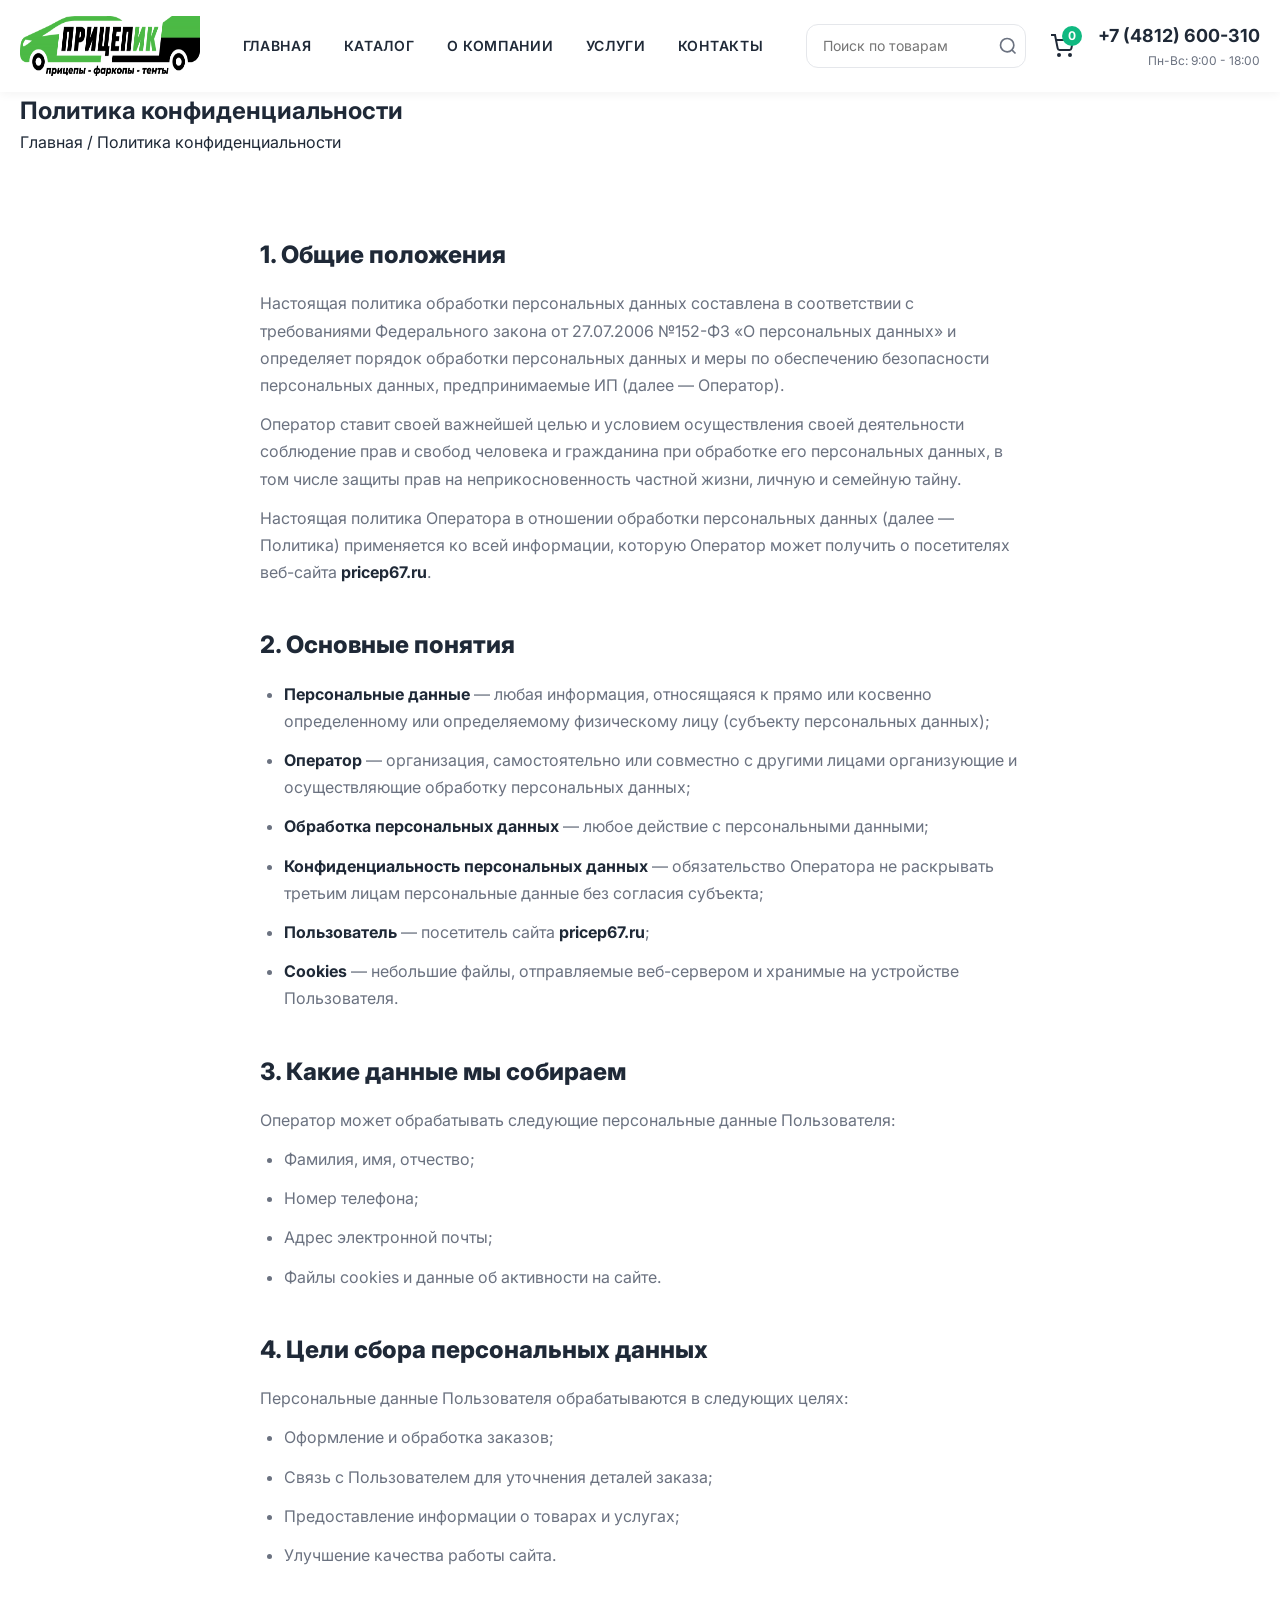
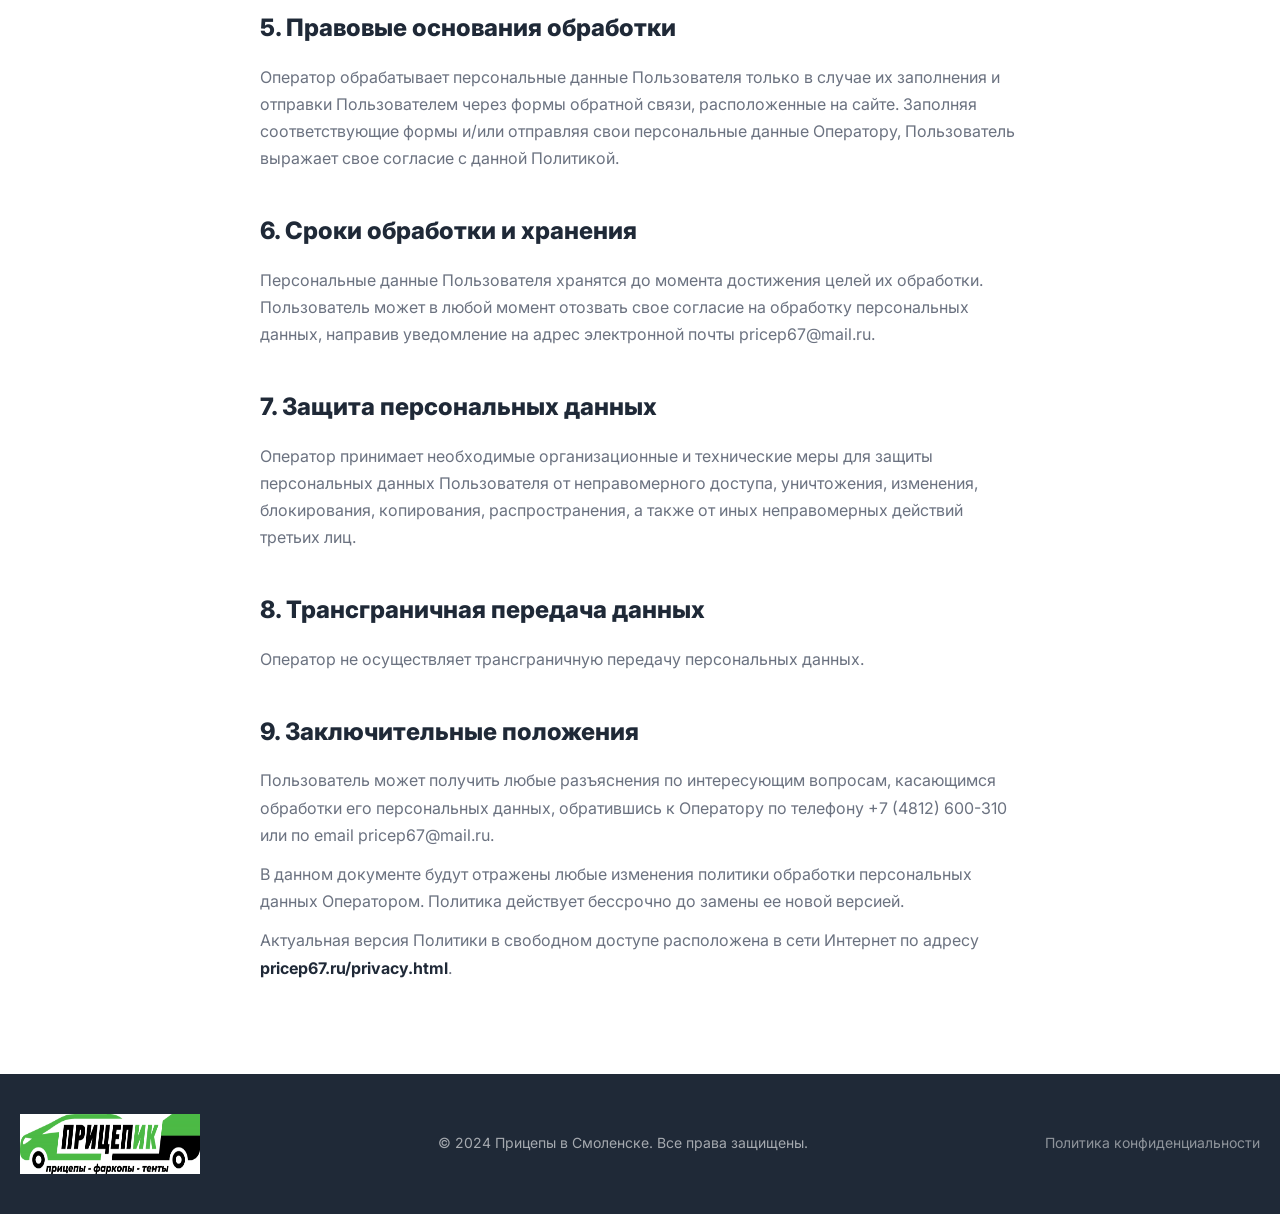
<file: privacy.html>
<!DOCTYPE html>
<html lang="ru">
<head>
    <meta charset="UTF-8">
    <meta name="viewport" content="width=device-width, initial-scale=1.0">
    <meta name="description" content="Политика конфиденциальности интернет-магазина прицепов в Смоленске.">
    <title>Политика конфиденциальности | Прицепы в Смоленске</title>
    <link rel="preconnect" href="https://fonts.googleapis.com">
    <link rel="preconnect" href="https://fonts.gstatic.com" crossorigin>
    <link href="https://fonts.googleapis.com/css2?family=Inter:wght@400;500;600;700;800;900&display=swap" rel="stylesheet">
    <link rel="stylesheet" href="css/reset.css">
    <link rel="stylesheet" href="css/variables.css">
    <link rel="stylesheet" href="css/style.css">
    <style>
        .privacy-content {
            max-width: 800px;
            margin: 0 auto;
            padding: 40px 0 80px;
        }

        .privacy-content h2 {
            font-size: var(--font-size-2xl);
            font-weight: 800;
            color: var(--color-text-main);
            margin: 40px 0 16px;
        }

        .privacy-content h3 {
            font-size: var(--font-size-xl);
            font-weight: 700;
            color: var(--color-text-main);
            margin: 32px 0 12px;
        }

        .privacy-content p,
        .privacy-content li {
            font-size: var(--font-size-base);
            color: var(--color-text-muted);
            line-height: 1.7;
            margin-bottom: 12px;
        }

        .privacy-content ul {
            padding-left: 24px;
            margin-bottom: 16px;
            list-style: disc;
        }

        .privacy-content strong {
            color: var(--color-text-main);
        }
    </style>
</head>
<body>
    <header class="header" data-header>
        <div class="container header__container">
            <a href="index.html" class="header__logo">
                <img src="img/logo.png" alt="Прицепы Смоленск" class="header__logo-img" width="180" height="60">
            </a>
            <nav class="header__nav">
                <ul class="header__menu">
                    <li class="header__menu-item"><a href="index.html" class="header__menu-link">Главная</a></li>
                    <li class="header__menu-item"><a href="catalog.html" class="header__menu-link">Каталог</a></li>
                    <li class="header__menu-item"><a href="about.html" class="header__menu-link">О компании</a></li>
                    <li class="header__menu-item"><a href="services.html" class="header__menu-link">Услуги</a></li>
                    <li class="header__menu-item"><a href="contacts.html" class="header__menu-link">Контакты</a></li>
                </ul>
            </nav>
            <div class="header__actions">
                <div class="header__search">
                    <form class="search-form" role="search" action="catalog.html">
                        <input type="search" class="search-form__input" placeholder="Поиск по товарам" aria-label="Поиск" name="q">
                        <button type="submit" class="search-form__btn" aria-label="Найти">
                            <svg width="20" height="20" viewBox="0 0 24 24" fill="none" stroke="currentColor" stroke-width="2"><circle cx="11" cy="11" r="8"></circle><path d="m21 21-4.35-4.35"></path></svg>
                        </button>
                    </form>
                </div>
                <a href="cart.html" class="header__cart" aria-label="Корзина">
                    <svg width="24" height="24" viewBox="0 0 24 24" fill="none" stroke="currentColor" stroke-width="2">
                        <circle cx="9" cy="21" r="1"></circle><circle cx="20" cy="21" r="1"></circle>
                        <path d="M1 1h4l2.68 13.39a2 2 0 0 0 2 1.61h9.72a2 2 0 0 0 2-1.61L23 6H6"></path>
                    </svg>
                    <span class="header__cart-count" data-cart-count>0</span>
                </a>
                <div class="header__contacts-block">
                    <a href="tel:+74812600310" class="header__phone">+7 (4812) 600-310</a>
                    <span class="header__work-time">Пн-Вс: 9:00 - 18:00</span>
                </div>
            </div>
            <button class="header__burger" aria-label="Открыть меню" aria-expanded="false" data-burger>
                <span></span><span></span><span></span>
            </button>
        </div>
        <div class="header__mobile-menu" data-mobile-menu>
            <nav class="header__mobile-nav">
                <ul class="header__mobile-menu-list">
                    <li><a href="index.html" class="header__mobile-menu-link">Главная</a></li>
                    <li><a href="catalog.html" class="header__mobile-menu-link">Каталог</a></li>
                    <li><a href="about.html" class="header__mobile-menu-link">О компании</a></li>
                    <li><a href="services.html" class="header__mobile-menu-link">Услуги</a></li>
                    <li><a href="contacts.html" class="header__mobile-menu-link">Контакты</a></li>
                </ul>
                <div class="header__mobile-contacts">
                    <a href="tel:+74812600310" class="header__mobile-phone">+7 (4812) 600-310</a>
                    <span class="header__mobile-work-time">Пн-Вс: 9:00 - 18:00</span>
                </div>
            </nav>
        </div>
    </header>

    <main>
        <section class="page-header" data-animate>
            <div class="container">
                <h1 class="page-header__title">Политика конфиденциальности</h1>
                <p class="page-header__breadcrumb"><a href="index.html">Главная</a> / Политика конфиденциальности</p>
            </div>
        </section>

        <section class="privacy-content" data-animate>
            <div class="container">

                <h2>1. Общие положения</h2>
                <p>Настоящая политика обработки персональных данных составлена в соответствии с требованиями Федерального закона от 27.07.2006 №152-ФЗ «О персональных данных» и определяет порядок обработки персональных данных и меры по обеспечению безопасности персональных данных, предпринимаемые ИП (далее — Оператор).</p>
                <p>Оператор ставит своей важнейшей целью и условием осуществления своей деятельности соблюдение прав и свобод человека и гражданина при обработке его персональных данных, в том числе защиты прав на неприкосновенность частной жизни, личную и семейную тайну.</p>
                <p>Настоящая политика Оператора в отношении обработки персональных данных (далее — Политика) применяется ко всей информации, которую Оператор может получить о посетителях веб-сайта <strong>pricep67.ru</strong>.</p>

                <h2>2. Основные понятия</h2>
                <ul>
                    <li><strong>Персональные данные</strong> — любая информация, относящаяся к прямо или косвенно определенному или определяемому физическому лицу (субъекту персональных данных);</li>
                    <li><strong>Оператор</strong> — организация, самостоятельно или совместно с другими лицами организующие и осуществляющие обработку персональных данных;</li>
                    <li><strong>Обработка персональных данных</strong> — любое действие с персональными данными;</li>
                    <li><strong>Конфиденциальность персональных данных</strong> — обязательство Оператора не раскрывать третьим лицам персональные данные без согласия субъекта;</li>
                    <li><strong>Пользователь</strong> — посетитель сайта <strong>pricep67.ru</strong>;</li>
                    <li><strong>Cookies</strong> — небольшие файлы, отправляемые веб-сервером и хранимые на устройстве Пользователя.</li>
                </ul>

                <h2>3. Какие данные мы собираем</h2>
                <p>Оператор может обрабатывать следующие персональные данные Пользователя:</p>
                <ul>
                    <li>Фамилия, имя, отчество;</li>
                    <li>Номер телефона;</li>
                    <li>Адрес электронной почты;</li>
                    <li>Файлы cookies и данные об активности на сайте.</li>
                </ul>

                <h2>4. Цели сбора персональных данных</h2>
                <p>Персональные данные Пользователя обрабатываются в следующих целях:</p>
                <ul>
                    <li>Оформление и обработка заказов;</li>
                    <li>Связь с Пользователем для уточнения деталей заказа;</li>
                    <li>Предоставление информации о товарах и услугах;</li>
                    <li>Улучшение качества работы сайта.</li>
                </ul>

                <h2>5. Правовые основания обработки</h2>
                <p>Оператор обрабатывает персональные данные Пользователя только в случае их заполнения и отправки Пользователем через формы обратной связи, расположенные на сайте. Заполняя соответствующие формы и/или отправляя свои персональные данные Оператору, Пользователь выражает свое согласие с данной Политикой.</p>

                <h2>6. Сроки обработки и хранения</h2>
                <p>Персональные данные Пользователя хранятся до момента достижения целей их обработки. Пользователь может в любой момент отозвать свое согласие на обработку персональных данных, направив уведомление на адрес электронной почты <a href="mailto:pricep67@mail.ru">pricep67@mail.ru</a>.</p>

                <h2>7. Защита персональных данных</h2>
                <p>Оператор принимает необходимые организационные и технические меры для защиты персональных данных Пользователя от неправомерного доступа, уничтожения, изменения, блокирования, копирования, распространения, а также от иных неправомерных действий третьих лиц.</p>

                <h2>8. Трансграничная передача данных</h2>
                <p>Оператор не осуществляет трансграничную передачу персональных данных.</p>

                <h2>9. Заключительные положения</h2>
                <p>Пользователь может получить любые разъяснения по интересующим вопросам, касающимся обработки его персональных данных, обратившись к Оператору по телефону <a href="tel:+74812600310">+7 (4812) 600-310</a> или по email <a href="mailto:pricep67@mail.ru">pricep67@mail.ru</a>.</p>
                <p>В данном документе будут отражены любые изменения политики обработки персональных данных Оператором. Политика действует бессрочно до замены ее новой версией.</p>
                <p>Актуальная версия Политики в свободном доступе расположена в сети Интернет по адресу <strong>pricep67.ru/privacy.html</strong>.</p>

            </div>
        </section>
    </main>

    <footer class="footer">
        <div class="container footer__container">
            <div class="footer__bar">
                <img src="img/logo.png" alt="Прицепы Смоленск" class="footer__logo" width="180" height="60">
                <p class="footer__copyright">&copy; 2024 Прицепы в Смоленске. Все права защищены.</p>
                <a href="privacy.html" class="footer__privacy">Политика конфиденциальности</a>
            </div>
        </div>
    </footer>

    <button class="back-to-top" aria-label="Наверх" data-back-to-top>
        <svg width="22" height="22" viewBox="0 0 24 24" fill="none" stroke="currentColor" stroke-width="2">
            <path d="M18 15l-6-6-6 6"/>
        </svg>
    </button>

    <script src="js/main.js"></script>
</body>
</html>
</file>
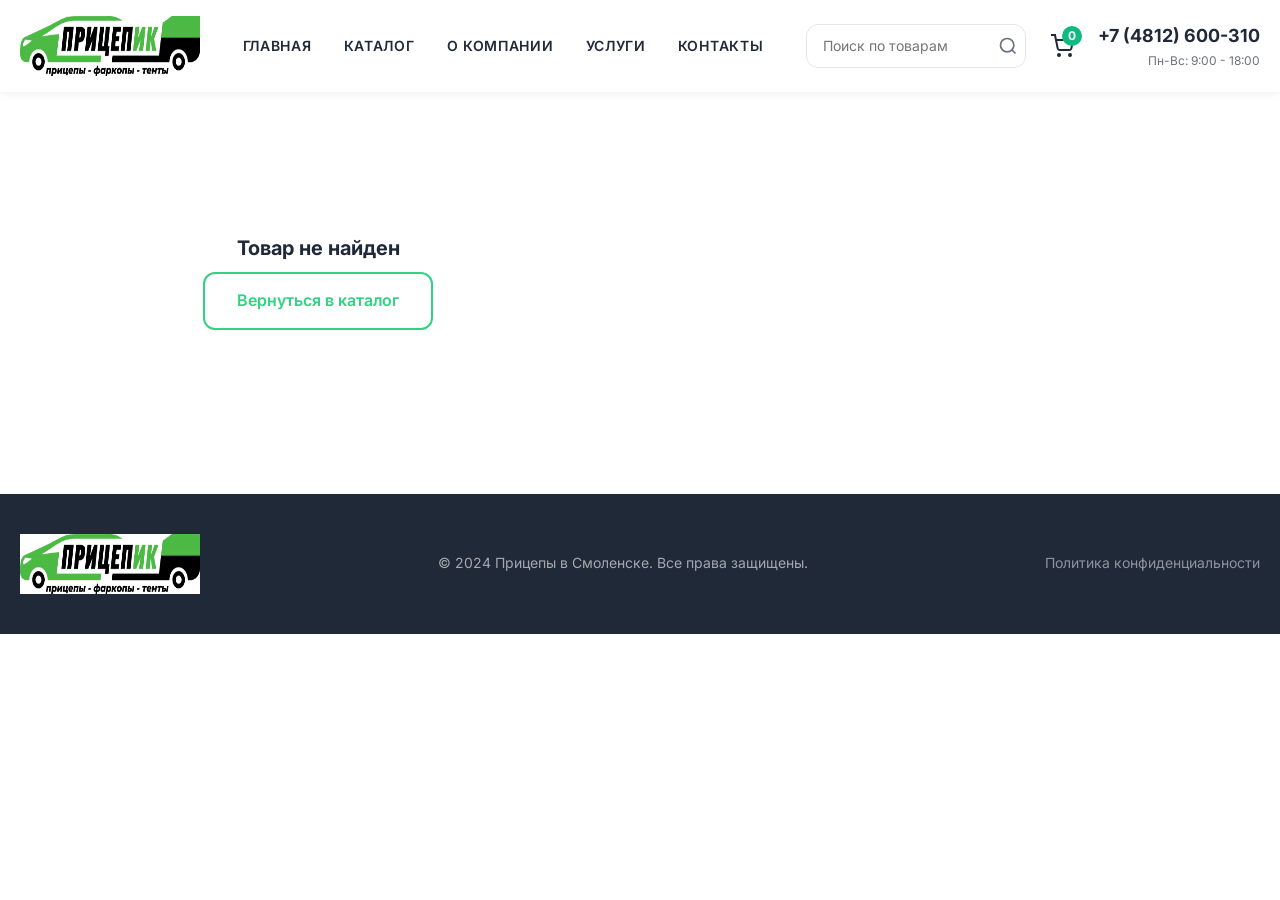
<file: product.html>
<!DOCTYPE html>
<html lang="ru">
<head>
    <meta charset="UTF-8">
    <meta name="viewport" content="width=device-width, initial-scale=1.0">
    <meta name="description" content="">
    <title>Товар | Прицепы в Смоленске</title>
    <link rel="preconnect" href="https://fonts.googleapis.com">
    <link rel="preconnect" href="https://fonts.gstatic.com" crossorigin>
    <link href="https://fonts.googleapis.com/css2?family=Inter:wght@400;500;600;700;800;900&display=swap" rel="stylesheet">
    <link rel="stylesheet" href="css/reset.css">
    <link rel="stylesheet" href="css/variables.css">
    <link rel="stylesheet" href="css/style.css">
    <link rel="stylesheet" href="css/pages.css">
</head>
<body>
    <header class="header" data-header>
        <div class="container header__container">
            <a href="index.html" class="header__logo">
                <img src="img/logo.png" alt="Прицепы Смоленск" class="header__logo-img" width="180" height="60">
            </a>
            <nav class="header__nav">
                <ul class="header__menu">
                    <li class="header__menu-item"><a href="index.html" class="header__menu-link">Главная</a></li>
                    <li class="header__menu-item"><a href="catalog.html" class="header__menu-link">Каталог</a></li>
                    <li class="header__menu-item"><a href="about.html" class="header__menu-link">О компании</a></li>
                    <li class="header__menu-item"><a href="services.html" class="header__menu-link">Услуги</a></li>
                    <li class="header__menu-item"><a href="contacts.html" class="header__menu-link">Контакты</a></li>
                </ul>
            </nav>
            <div class="header__actions">
                <div class="header__search">
                    <form class="search-form" role="search" action="catalog.html">
                        <input type="search" class="search-form__input" placeholder="Поиск по товарам" aria-label="Поиск" name="q">
                        <button type="submit" class="search-form__btn" aria-label="Найти">
                            <svg width="20" height="20" viewBox="0 0 24 24" fill="none" stroke="currentColor" stroke-width="2">
                                <circle cx="11" cy="11" r="8"></circle>
                                <path d="m21 21-4.35-4.35"></path>
                            </svg>
                        </button>
                    </form>
                </div>
                <a href="cart.html" class="header__cart" aria-label="Корзина">
                    <svg width="24" height="24" viewBox="0 0 24 24" fill="none" stroke="currentColor" stroke-width="2">
                        <circle cx="9" cy="21" r="1"></circle>
                        <circle cx="20" cy="21" r="1"></circle>
                        <path d="M1 1h4l2.68 13.39a2 2 0 0 0 2 1.61h9.72a2 2 0 0 0 2-1.61L23 6H6"></path>
                    </svg>
                    <span class="header__cart-count" data-cart-count>0</span>
                </a>
                <div class="header__contacts-block">
                    <a href="tel:+74812600310" class="header__phone">+7 (4812) 600-310</a>
                    <span class="header__work-time">Пн-Вс: 9:00 - 18:00</span>
                </div>
            </div>
            <button class="header__burger" aria-label="Открыть меню" aria-expanded="false" data-burger>
                <span></span><span></span><span></span>
            </button>
        </div>
        <div class="header__mobile-menu" data-mobile-menu>
            <nav class="header__mobile-nav">
                <ul class="header__mobile-menu-list">
                    <li><a href="index.html" class="header__mobile-menu-link">Главная</a></li>
                    <li><a href="catalog.html" class="header__mobile-menu-link">Каталог</a></li>
                    <li><a href="about.html" class="header__mobile-menu-link">О компании</a></li>
                    <li><a href="services.html" class="header__mobile-menu-link">Услуги</a></li>
                    <li><a href="contacts.html" class="header__mobile-menu-link">Контакты</a></li>
                </ul>
                <div class="header__mobile-contacts">
                    <a href="tel:+74812600310" class="header__mobile-phone">+7 (4812) 600-310</a>
                    <span class="header__mobile-work-time">Пн-Вс: 9:00 - 18:00</span>
                </div>
            </nav>
        </div>
    </header>

    <main>
        <section class="section-padding">
            <div class="container">
                <div class="product-detail" id="product-detail" data-animate></div>
                <div class="similar-products" id="similar-products" style="display:none">
                    <h2 class="similar-products__title" data-animate>Похожие товары</h2>
                    <div class="similar-grid" id="similar-grid" data-animate-stagger></div>
                </div>
            </div>
        </section>
    </main>

    <footer class="footer">
        <div class="container footer__container">
            <div class="footer__bar">
                <img src="img/logo.png" alt="Прицепы Смоленск" class="footer__logo" width="180" height="60">
                <p class="footer__copyright">&copy; 2024 Прицепы в Смоленске. Все права защищены.</p>
                <a href="privacy.html" class="footer__privacy">Политика конфиденциальности</a>
            </div>
        </div>
    </footer>

    <button class="back-to-top" aria-label="Наверх" data-back-to-top>
        <svg width="22" height="22" viewBox="0 0 24 24" fill="none" stroke="currentColor" stroke-width="2">
            <path d="M18 15l-6-6-6 6"/>
        </svg>
    </button>

    <script src="js/products.js"></script>
    <script>
    document.addEventListener('DOMContentLoaded', () => {
        const params = new URLSearchParams(window.location.search);
        const productId = parseInt(params.get('id'));
        const product = products.find(p => p.id === productId);

        const detailEl = document.getElementById('product-detail');
        const similarEl = document.getElementById('similar-products');
        const similarGrid = document.getElementById('similar-grid');

        if (!product) {
            detailEl.innerHTML = '<div class="catalog-empty"><div class="catalog-empty__title">Товар не найден</div><p class="catalog-empty__text"><a href="catalog.html" class="btn btn--outline">Вернуться в каталог</a></p></div>';
            return;
        }

        document.title = `${product.name} | Прицепы в Смоленске`;
        document.querySelector('meta[name="description"]').content = product.description;

        const oldPriceHtml = product.oldPrice ? `<span class="product-detail__old-price">${product.oldPrice.toLocaleString()} ₽</span>` : '';

        detailEl.innerHTML = `
            <div class="product-detail__gallery">
                <img src="${product.image}" alt="${product.name}" class="product-detail__image">
            </div>
            <div class="product-detail__info">
                <span class="product-detail__category">${product.category}</span>
                <h1 class="product-detail__name">${product.name}</h1>
                <div class="product-detail__rating">
                    ★★★★★ <span>4.9 (127 отзывов)</span>
                </div>
                <div class="product-detail__price-block">
                    <span class="product-detail__price">${product.price.toLocaleString()} ₽</span>
                    ${oldPriceHtml}
                </div>
                <div class="product-detail__actions">
                    <button class="btn btn--primary btn--large" data-add-to-cart data-id="${product.id}" data-name="${product.name}" data-price="${product.price}" data-image="${product.image}">В корзину</button>
                    <a href="tel:+74812600310" class="btn btn--outline btn--large">Позвонить</a>
                </div>
                <p class="product-detail__description">${product.description}</p>
                <h3 class="product-detail__specs-title">Характеристики</h3>
                <ul class="product-detail__specs">
                    ${product.specs.map(s => `
                        <li class="product-detail__spec">
                            <svg width="18" height="18" viewBox="0 0 24 24" fill="none" stroke="currentColor" stroke-width="2">
                                <polyline points="20 6 9 17 4 12"></polyline>
                            </svg>
                            ${s}
                        </li>
                    `).join('')}
                </ul>
            </div>
        `;

        const similar = products.filter(p => p.categorySlug === product.categorySlug && p.id !== product.id).slice(0, 4);
        if (similar.length > 0) {
            similarEl.style.display = 'block';
            similarGrid.innerHTML = similar.map(p => {
                const badgeClass = p.badge === 'Хит продаж' || p.badge === 'Хит' ? 'hit' :
                    p.badge === 'Новинка' ? 'new' : 'sale';
                const oldPrice = p.oldPrice ? `<span class="catalog-card__old-price">${p.oldPrice.toLocaleString()} ₽</span>` : '';
                return `
                    <a href="product.html?id=${p.id}" class="catalog-card">
                        ${p.badge ? `<span class="catalog-card__badge catalog-card__badge--${badgeClass}">${p.badge}</span>` : ''}
                        <div class="catalog-card__image-wrapper">
                            <img src="${p.image}" alt="${p.name}" class="catalog-card__image" loading="lazy">
                        </div>
                        <div class="catalog-card__body">
                            <span class="catalog-card__category">${p.category}</span>
                            <h3 class="catalog-card__name">${p.name}</h3>
                            <div class="catalog-card__price-block">
                                <span class="catalog-card__price">${p.price.toLocaleString()} ₽</span>
                                ${oldPrice}
                            </div>
                        </div>
                    </a>
                `;
            }).join('');
        }
    });
    </script>
    <script src="js/main.js"></script>
</body>
</html>
</file>
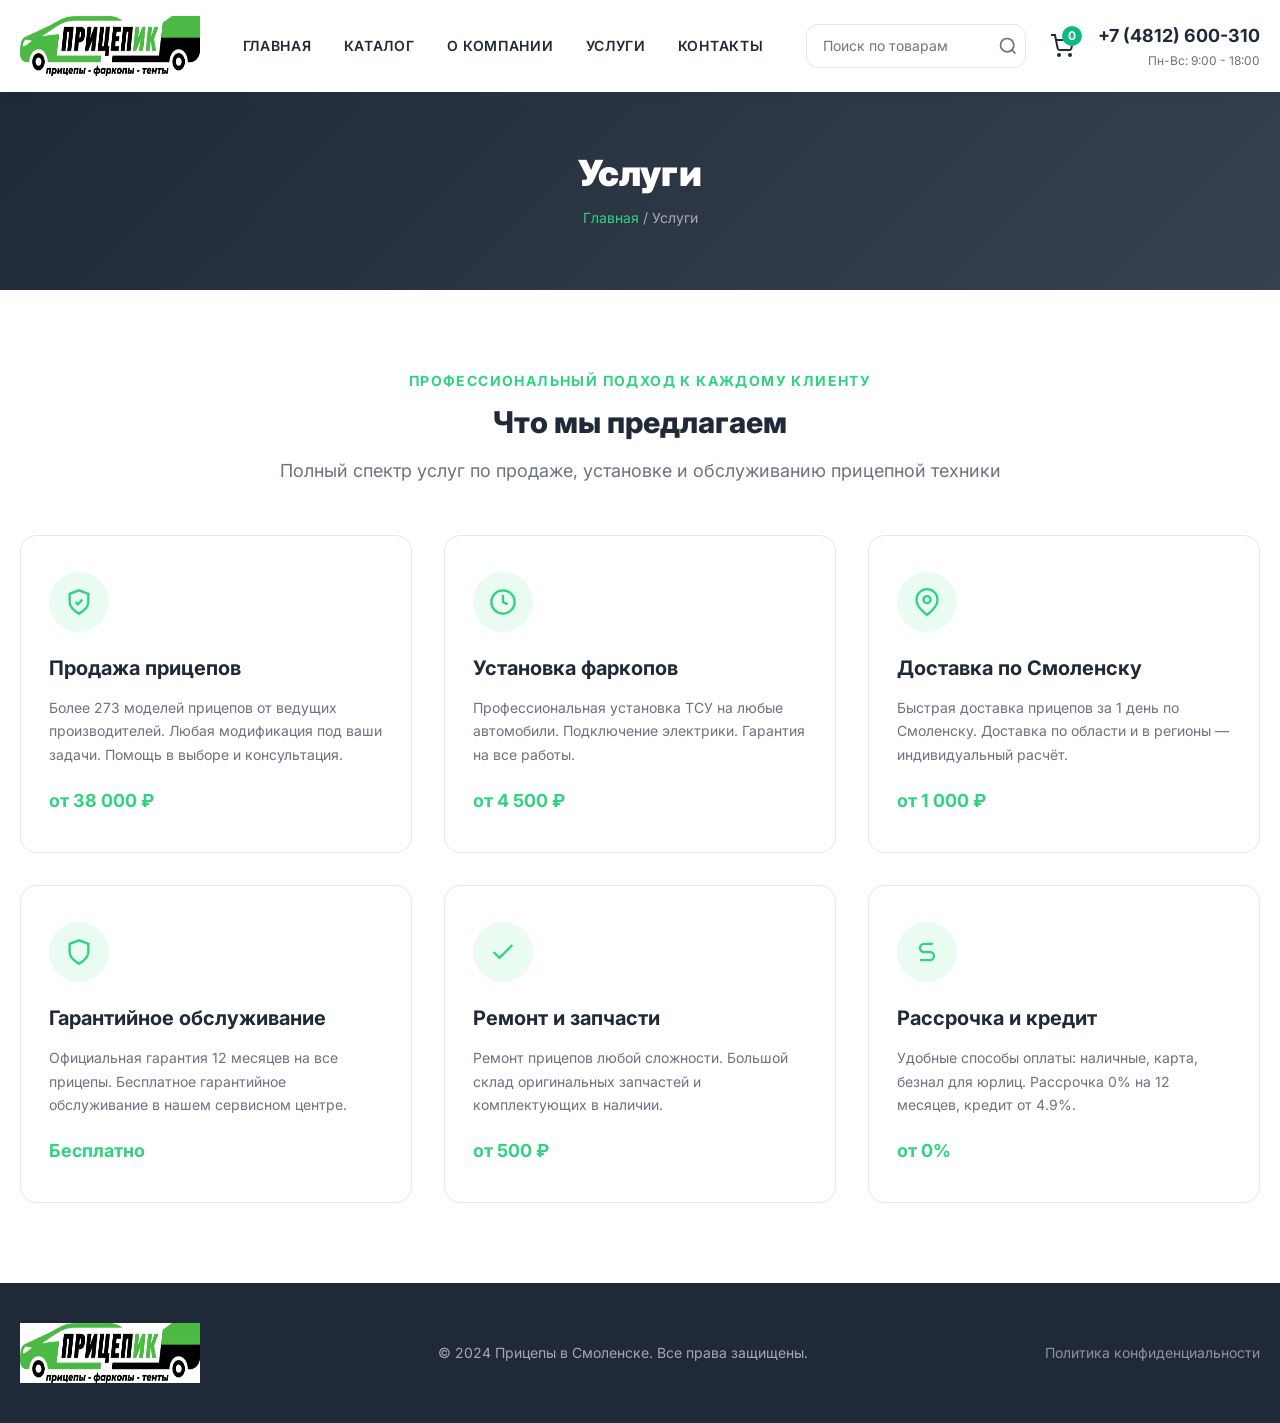
<file: services.html>
<!DOCTYPE html>
<html lang="ru">
<head>
    <meta charset="UTF-8">
    <meta name="viewport" content="width=device-width, initial-scale=1.0">
    <meta name="description" content="Услуги по продаже прицепов, фаркопов, тентов в Смоленске. Доставка, установка, ремонт, гарантийное обслуживание.">
    <title>Услуги | Прицепы в Смоленске</title>
    <link rel="preconnect" href="https://fonts.googleapis.com">
    <link rel="preconnect" href="https://fonts.gstatic.com" crossorigin>
    <link href="https://fonts.googleapis.com/css2?family=Inter:wght@400;500;600;700;800;900&display=swap" rel="stylesheet">
    <link rel="stylesheet" href="css/reset.css">
    <link rel="stylesheet" href="css/variables.css">
    <link rel="stylesheet" href="css/style.css">
    <link rel="stylesheet" href="css/pages.css">
</head>
<body>
    <header class="header" data-header>
        <div class="container header__container">
            <a href="index.html" class="header__logo">
                <img src="img/logo.png" alt="Прицепы Смоленск" class="header__logo-img" width="180" height="60">
            </a>
            <nav class="header__nav">
                <ul class="header__menu">
                    <li class="header__menu-item"><a href="index.html" class="header__menu-link">Главная</a></li>
                    <li class="header__menu-item"><a href="catalog.html" class="header__menu-link">Каталог</a></li>
                    <li class="header__menu-item"><a href="about.html" class="header__menu-link">О компании</a></li>
                    <li class="header__menu-item"><a href="services.html" class="header__menu-link">Услуги</a></li>
                    <li class="header__menu-item"><a href="contacts.html" class="header__menu-link">Контакты</a></li>
                </ul>
            </nav>
            <div class="header__actions">
                <div class="header__search">
                    <form class="search-form" role="search" action="catalog.html">
                        <input type="search" class="search-form__input" placeholder="Поиск по товарам" aria-label="Поиск" name="q">
                        <button type="submit" class="search-form__btn" aria-label="Найти">
                            <svg width="20" height="20" viewBox="0 0 24 24" fill="none" stroke="currentColor" stroke-width="2"><circle cx="11" cy="11" r="8"></circle><path d="m21 21-4.35-4.35"></path></svg>
                        </button>
                    </form>
                </div>
                <a href="cart.html" class="header__cart" aria-label="Корзина">
                    <svg width="24" height="24" viewBox="0 0 24 24" fill="none" stroke="currentColor" stroke-width="2">
                        <circle cx="9" cy="21" r="1"></circle><circle cx="20" cy="21" r="1"></circle>
                        <path d="M1 1h4l2.68 13.39a2 2 0 0 0 2 1.61h9.72a2 2 0 0 0 2-1.61L23 6H6"></path>
                    </svg>
                    <span class="header__cart-count" data-cart-count>0</span>
                </a>
                <div class="header__contacts-block">
                    <a href="tel:+74812600310" class="header__phone">+7 (4812) 600-310</a>
                    <span class="header__work-time">Пн-Вс: 9:00 - 18:00</span>
                </div>
            </div>
            <button class="header__burger" aria-label="Открыть меню" aria-expanded="false" data-burger>
                <span></span><span></span><span></span>
            </button>
        </div>
        <div class="header__mobile-menu" data-mobile-menu>
            <nav class="header__mobile-nav">
                <ul class="header__mobile-menu-list">
                    <li><a href="index.html" class="header__mobile-menu-link">Главная</a></li>
                    <li><a href="catalog.html" class="header__mobile-menu-link">Каталог</a></li>
                    <li><a href="about.html" class="header__mobile-menu-link">О компании</a></li>
                    <li><a href="services.html" class="header__mobile-menu-link">Услуги</a></li>
                    <li><a href="contacts.html" class="header__mobile-menu-link">Контакты</a></li>
                </ul>
                <div class="header__mobile-contacts">
                    <a href="tel:+74812600310" class="header__mobile-phone">+7 (4812) 600-310</a>
                    <span class="header__mobile-work-time">Пн-Вс: 9:00 - 18:00</span>
                </div>
            </nav>
        </div>
    </header>

    <main>
        <section class="page-header" data-animate>
            <div class="container">
                <h1 class="page-header__title">Услуги</h1>
                <p class="page-header__breadcrumb"><a href="index.html">Главная</a> / Услуги</p>
            </div>
        </section>

        <section class="section-padding">
            <div class="container">
                <div class="section-header section-header--center" data-animate>
                    <p class="section-descr">Профессиональный подход к каждому клиенту</p>
                    <h2 class="section-title">Что мы предлагаем</h2>
                    <p class="section-descr-title">Полный спектр услуг по продаже, установке и обслуживанию прицепной техники</p>
                </div>

                <div class="services-grid" data-animate-stagger>
                    <div class="service-card">
                        <div class="service-card__icon">
                            <svg width="28" height="28" viewBox="0 0 24 24" fill="none" stroke="currentColor" stroke-width="2">
                                <path d="M12 22s8-4 8-10V5l-8-3-8 3v7c0 6 8 10 8 10z"/>
                                <polyline points="9 12 11 14 15 10"/>
                            </svg>
                        </div>
                        <h3 class="service-card__title">Продажа прицепов</h3>
                        <p class="service-card__text">Более 273 моделей прицепов от ведущих производителей. Любая модификация под ваши задачи. Помощь в выборе и консультация.</p>
                        <span class="service-card__price">от 38 000 ₽</span>
                    </div>

                    <div class="service-card">
                        <div class="service-card__icon">
                            <svg width="28" height="28" viewBox="0 0 24 24" fill="none" stroke="currentColor" stroke-width="2">
                                <circle cx="12" cy="12" r="10"/>
                                <polyline points="12 6 12 12 16 14"/>
                            </svg>
                        </div>
                        <h3 class="service-card__title">Установка фаркопов</h3>
                        <p class="service-card__text">Профессиональная установка ТСУ на любые автомобили. Подключение электрики. Гарантия на все работы.</p>
                        <span class="service-card__price">от 4 500 ₽</span>
                    </div>

                    <div class="service-card">
                        <div class="service-card__icon">
                            <svg width="28" height="28" viewBox="0 0 24 24" fill="none" stroke="currentColor" stroke-width="2">
                                <path d="M21 10c0 7-9 13-9 13s-9-6-9-13a9 9 0 0 1 18 0z"/>
                                <circle cx="12" cy="10" r="3"/>
                            </svg>
                        </div>
                        <h3 class="service-card__title">Доставка по Смоленску</h3>
                        <p class="service-card__text">Быстрая доставка прицепов за 1 день по Смоленску. Доставка по области и в регионы — индивидуальный расчёт.</p>
                        <span class="service-card__price">от 1 000 ₽</span>
                    </div>

                    <div class="service-card">
                        <div class="service-card__icon">
                            <svg width="28" height="28" viewBox="0 0 24 24" fill="none" stroke="currentColor" stroke-width="2">
                                <path d="M12 22s8-4 8-10V5l-8-3-8 3v7c0 6 8 10 8 10z"/>
                            </svg>
                        </div>
                        <h3 class="service-card__title">Гарантийное обслуживание</h3>
                        <p class="service-card__text">Официальная гарантия 12 месяцев на все прицепы. Бесплатное гарантийное обслуживание в нашем сервисном центре.</p>
                        <span class="service-card__price">Бесплатно</span>
                    </div>

                    <div class="service-card">
                        <div class="service-card__icon">
                            <svg width="28" height="28" viewBox="0 0 24 24" fill="none" stroke="currentColor" stroke-width="2">
                                <polyline points="20 6 9 17 4 12"/>
                            </svg>
                        </div>
                        <h3 class="service-card__title">Ремонт и запчасти</h3>
                        <p class="service-card__text">Ремонт прицепов любой сложности. Большой склад оригинальных запчастей и комплектующих в наличии.</p>
                        <span class="service-card__price">от 500 ₽</span>
                    </div>

                    <div class="service-card">
                        <div class="service-card__icon">
                            <svg width="28" height="28" viewBox="0 0 24 24" fill="none" stroke="currentColor" stroke-width="2">
                                <path d="M17 5H9.5a3.5 3.5 0 0 0 0 7h5a3.5 3.5 0 0 1 0 7H6"/>
                            </svg>
                        </div>
                        <h3 class="service-card__title">Рассрочка и кредит</h3>
                        <p class="service-card__text">Удобные способы оплаты: наличные, карта, безнал для юрлиц. Рассрочка 0% на 12 месяцев, кредит от 4.9%.</p>
                        <span class="service-card__price">от 0%</span>
                    </div>
                </div>
            </div>
        </section>
    </main>

    <footer class="footer">
        <div class="container footer__container">
            <div class="footer__bar">
                <img src="img/logo.png" alt="Прицепы Смоленск" class="footer__logo" width="180" height="60">
                <p class="footer__copyright">&copy; 2024 Прицепы в Смоленске. Все права защищены.</p>
                <a href="privacy.html" class="footer__privacy">Политика конфиденциальности</a>
            </div>
        </div>
    </footer>

    <button class="back-to-top" aria-label="Наверх" data-back-to-top>
        <svg width="22" height="22" viewBox="0 0 24 24" fill="none" stroke="currentColor" stroke-width="2">
            <path d="M18 15l-6-6-6 6"/>
        </svg>
    </button>

    <script src="js/main.js"></script>
</body>
</html>
</file>
<file: css/variables.css>
:root {
    /* Colors */
    --color-primary: #30d381;
    --color-primary-dark: #17ca26;
    --color-secondary: #10B981;
    --color-blue: #18ac44;
    --color-text-main: #1F2937;
    --color-text-muted: #6B7280;
    --color-bg-light: #F9FAFB;
    --color-white: #FFFFFF;
    --color-border: #E5E7EB;

    /* Typography */
    --font-family: 'Inter', -apple-system, BlinkMacSystemFont, 'Segoe UI', Roboto, sans-serif;
    --font-size-xs: 0.75rem;
    --font-size-sm: 0.875rem;
    --font-size-base: 1rem;
    --font-size-lg: 1.125rem;
    --font-size-xl: 1.25rem;
    --font-size-2xl: 1.5rem;
    --font-size-3xl: 1.875rem;
    --font-size-4xl: 2.25rem;

    /* Spacing */
    --container-width: 1280px;
    --section-padding: 80px;

    /* Border radius */
    --radius-sm: 8px;
    --radius-md: 12px;
    --radius-lg: 16px;

    /* Transitions */
    --transition: all 0.3s ease;

    /* Shadows */
    --shadow-sm: 0 1px 2px 0 rgba(0, 0, 0, 0.05);
    --shadow-md: 0 4px 6px -1px rgba(0, 0, 0, 0.1);
    --shadow-lg: 0 10px 15px -3px rgba(0, 0, 0, 0.1);
}
</file>
<file: css/style.css>
/* ============================================
   BASE STYLES
   ============================================ */
body {
    font-family: var(--font-family);
    font-size: var(--font-size-base);
    color: var(--color-text-main);
    line-height: 1.6;
    overflow-x: hidden;
}

.container {
    max-width: var(--container-width);
    margin: 0 auto;
    padding: 0 20px;
}

.section-padding {
    padding: var(--section-padding) 0;
}

.bg-light {
    background-color: var(--color-bg-light);
}

.text-accent {
    color: var(--color-secondary);
}

/* ============================================
   BUTTONS
   ============================================ */
.btn {
    display: inline-flex;
    align-items: center;
    justify-content: center;
    gap: 8px;
    padding: 14px 32px;
    border-radius: var(--radius-md);
    font-weight: 600;
    text-decoration: none;
    cursor: pointer;
    border: 2px solid transparent;
    transition: var(--transition);
    font-size: var(--font-size-base);
    font-family: inherit;
    white-space: nowrap;
}

.btn--primary {
    background-color: var(--color-primary);
    color: var(--color-white);
    border-color: var(--color-primary);
}

.btn--primary:hover {
    background-color: var(--color-primary-dark);
    border-color: var(--color-primary-dark);
    transform: translateY(-2px);
    box-shadow: 0 10px 20px rgba(37, 99, 235, 0.3);
}

.btn--outline {
    background-color: transparent;
    border-color: var(--color-primary);
    color: var(--color-primary);
}

.btn--outline:hover {
    background-color: var(--color-primary);
    color: var(--color-white);
    transform: translateY(-2px);
}

.btn--large {
    padding: 18px 40px;
    font-size: var(--font-size-lg);
}

.btn--full {
    width: 100%;
}

.btn--icon {
    padding: 12px;
    background: var(--color-bg-light);
    border: 1px solid var(--color-border);
    border-radius: var(--radius-md);
    cursor: pointer;
    color: var(--color-text-main);
    transition: var(--transition);
    flex-shrink: 0;
}

.btn--icon:hover {
    background: var(--color-primary);
    color: var(--color-white);
    border-color: var(--color-primary);
}

/* ============================================
   SECTION HEADERS
   ============================================ */
.section-header {
    margin-bottom: 48px;
}

.section-header--center {
    text-align: center;
}

.section-descr {
    font-size: var(--font-size-sm);
    color: var(--color-primary);
    text-transform: uppercase;
    letter-spacing: 0.1em;
    font-weight: 700;
    margin-bottom: 12px;
}

.section-descr--uppercase {
    text-transform: uppercase;
    font-weight: 700;
}

.section-title {
    font-size: var(--font-size-3xl);
    font-weight: 800;
    color: var(--color-text-main);
    margin-bottom: 16px;
    line-height: 1.2;
}

.section-title--left {
    text-align: left;
}

.section-descr-title {
    font-size: var(--font-size-lg);
    color: var(--color-text-muted);
    max-width: 800px;
    margin: 0 auto;
    line-height: 1.7;
}

/* ============================================
   HEADER
   ============================================ */
.header {
    background: var(--color-white);
    box-shadow: 0 2px 10px rgba(0, 0, 0, 0.05);
    position: sticky;
    top: 0;
    z-index: 1000;
    transition: var(--transition);
}

.header__container {
    display: flex;
    align-items: center;
    justify-content: space-between;
    padding: 16px 20px;
    gap: 24px;
    max-width: calc(var(--container-width) + 100px);
}

.header__nav {
    flex: 1;
    display: flex;
    justify-content: center;
}

.header__menu {
    display: flex;
    list-style: none;
    gap: 32px;
    margin: 0;
    padding: 0;
}

.header__menu-link {
    text-decoration: none;
    color: var(--color-text-main);
    font-weight: 600;
    transition: var(--transition);
    position: relative;
    font-size: var(--font-size-sm);
    text-transform: uppercase;
    letter-spacing: 0.05em;
}

.header__menu-link:hover {
    color: var(--color-primary);
}

.header__menu-link::after {
    content: '';
    position: absolute;
    bottom: -4px;
    left: 0;
    width: 0;
    height: 2px;
    background: var(--color-primary);
    transition: width 0.3s;
}

.header__menu-link:hover::after {
    width: 100%;
}

.header__actions {
    display: flex;
    align-items: center;
    gap: 24px;
}

.header__search {
    position: relative;
}

.search-form {
    display: flex;
    align-items: center;
}

.search-form__input {
    padding: 10px 40px 10px 16px;
    border: 1px solid var(--color-border);
    border-radius: var(--radius-md);
    font-size: var(--font-size-sm);
    width: 220px;
    transition: var(--transition);
}

.search-form__input:focus {
    outline: none;
    border-color: var(--color-primary);
}

.search-form__btn {
    position: absolute;
    right: 4px;
    top: 50%;
    transform: translateY(-50%);
    background: none;
    border: none;
    cursor: pointer;
    color: var(--color-text-muted);
    padding: 4px;
    transition: var(--transition);
}

.search-form__btn:hover {
    color: var(--color-primary);
}

.header__cart {
    position: relative;
    color: var(--color-text-main);
    transition: var(--transition);
}

.header__cart:hover {
    color: var(--color-primary);
}

.header__cart-count {
    position: absolute;
    top: -8px;
    right: -8px;
    background: var(--color-secondary);
    color: white;
    font-size: var(--font-size-xs);
    font-weight: 700;
    width: 20px;
    height: 20px;
    border-radius: 50%;
    display: flex;
    align-items: center;
    justify-content: center;
}

.header__contacts-block {
    display: flex;
    flex-direction: column;
    align-items: flex-end;
}

.header__phone {
    font-size: var(--font-size-lg);
    font-weight: 700;
    color: var(--color-text-main);
    text-decoration: none;
    transition: var(--transition);
    white-space: nowrap;
}

.header__phone:hover {
    color: var(--color-primary);
}

.header__work-time {
    font-size: var(--font-size-xs);
    color: var(--color-text-muted);
}

.header__burger {
    display: none;
    flex-direction: column;
    gap: 5px;
    background: none;
    border: none;
    cursor: pointer;
    padding: 4px;
}

.header__burger span {
    display: block;
    width: 25px;
    height: 3px;
    background: var(--color-text-main);
    transition: var(--transition);
    border-radius: 3px;
}

/* Mobile Menu */
.header__mobile-menu {
    display: none;
    background: var(--color-white);
    border-top: 1px solid var(--color-border);
    padding: 20px;
}

.header__mobile-menu.is-active {
    display: block;
}

.header__mobile-menu-list {
    list-style: none;
    margin: 0 0 20px 0;
    padding: 0;
    display: flex;
    flex-direction: column;
    gap: 16px;
}

.header__mobile-menu-link {
    text-decoration: none;
    color: var(--color-text-main);
    font-weight: 600;
    font-size: var(--font-size-lg);
}

.header__mobile-contacts {
    padding-top: 20px;
    border-top: 1px solid var(--color-border);
}

.header__mobile-phone {
    display: block;
    font-size: var(--font-size-xl);
    font-weight: 700;
    color: var(--color-primary);
    margin-bottom: 8px;
}

.header__mobile-work-time {
    font-size: var(--font-size-sm);
    color: var(--color-text-muted);
}

/* ============================================
   HERO SECTION
   ============================================ */
.hero {
    padding: 60px 0;
    background: linear-gradient(135deg, #f5f7fa 0%, #c3cfe2 100%);
    position: relative;
    overflow: hidden;
}

.hero__container {
    display: grid;
    grid-template-columns: 1.2fr 1fr;
    gap: 60px;
    align-items: center;
}

.hero__badge {
    display: inline-flex;
    align-items: center;
    gap: 8px;
    background: var(--color-white);
    padding: 8px 16px;
    border-radius: 50px;
    font-size: var(--font-size-sm);
    font-weight: 600;
    color: var(--color-primary);
    margin-bottom: 24px;
    box-shadow: var(--shadow-md);
}

.hero__badge-icon {
    font-size: 20px;
}

.hero__title {
    font-size: clamp(2rem, 4vw, 3.5rem);
    font-weight: 900;
    line-height: 1.1;
    margin-bottom: 24px;
    color: var(--color-text-main);
}

.hero__subtitle {
    font-size: var(--font-size-lg);
    color: var(--color-text-muted);
    margin-bottom: 40px;
    line-height: 1.6;
}

.hero__stats {
    display: flex;
    gap: 32px;
    margin-bottom: 40px;
}

.hero__stat-item {
    flex: 1;
    background: var(--color-white);
    padding: 20px;
    border-radius: var(--radius-md);
    box-shadow: var(--shadow-sm);
}

.hero__stat-number {
    display: block;
    font-size: var(--font-size-3xl);
    font-weight: 900;
    color: var(--color-primary);
    line-height: 1;
    margin-bottom: 8px;
}

.hero__stat-text {
    font-size: var(--font-size-sm);
    color: var(--color-text-muted);
    line-height: 1.4;
}

.hero__cta-group {
    display: flex;
    gap: 16px;
    margin-bottom: 32px;
    flex-wrap: wrap;
}

.hero__trust-signals {
    display: flex;
    gap: 24px;
    flex-wrap: wrap;
}

.hero__trust-item {
    display: flex;
    align-items: center;
    gap: 8px;
    font-size: var(--font-size-sm);
    color: var(--color-text-muted);
    font-weight: 500;
}

.hero__trust-item svg {
    color: var(--color-secondary);
    flex-shrink: 0;
}

.hero__image-wrapper {
    position: relative;
    border-radius: 24px;
    padding: 16px;
    background: rgba(255, 255, 255, 0.1);
    backdrop-filter: blur(16px);
    -webkit-backdrop-filter: blur(16px);
    border: 1px solid rgba(255, 255, 255, 0.2);
    box-shadow: 0 8px 32px rgba(0, 0, 0, 0.08);
}

.hero__image {
    width: 100%;
    height: auto;
    display: block;
    border-radius: 16px;
}

.hero__image-badge {
    position: absolute;
    bottom: 24px;
    left: 24px;
    background: var(--color-white);
    padding: 16px 24px;
    border-radius: var(--radius-md);
    box-shadow: var(--shadow-lg);
}

.hero__image-badge-number {
    display: block;
    font-size: var(--font-size-3xl);
    font-weight: 900;
    color: var(--color-primary);
    line-height: 1;
}

.hero__image-badge-text {
    font-size: var(--font-size-sm);
    color: var(--color-text-muted);
}

/* ============================================
   CATEGORIES
   ============================================ */
.categories-grid {
    display: grid;
    grid-template-columns: repeat(3, 1fr);
    gap: 24px;
}

.category-card {
    background: var(--color-white);
    border-radius: var(--radius-md);
    overflow: hidden;
    text-decoration: none;
    transition: var(--transition);
    border: 1px solid var(--color-border);
    display: flex;
    flex-direction: column;
    position: relative;
}

.category-card:hover {
    transform: translateY(-4px);
    box-shadow: var(--shadow-lg);
    border-color: var(--color-primary);
}

.category-card--wide {
    grid-column: span 3;
}

.category-card__image-wrapper {
    height: 200px;
    overflow: hidden;
    background: var(--color-bg-light);
    position: relative;
}

.category-card__image {
    width: 100%;
    height: 100%;
    object-fit: cover;
    transition: transform 0.5s;
}

.category-card:hover .category-card__image {
    transform: scale(1.05);
}

.category-card__badge {
    position: absolute;
    top: 12px;
    left: 12px;
    padding: 6px 12px;
    border-radius: 20px;
    font-size: var(--font-size-xs);
    font-weight: 700;
    text-transform: uppercase;
    z-index: 2;
}

.category-card__badge--popular {
    background: var(--color-secondary);
    color: white;
}

.category-card__content {
    padding: 24px;
    text-align: center;
    flex: 1;
    display: flex;
    flex-direction: column;
    justify-content: center;
}

.category-card__title {
    font-size: var(--font-size-base);
    font-weight: 700;
    color: var(--color-text-main);
    margin: 0 0 8px 0;
    text-transform: uppercase;
    letter-spacing: 0.05em;
}

.category-card__count {
    font-size: var(--font-size-sm);
    color: var(--color-text-muted);
    display: block;
    margin-bottom: 8px;
}

.category-card__price-from {
    font-size: var(--font-size-lg);
    font-weight: 700;
    color: var(--color-primary);
}

.catalog__cta {
    text-align: center;
    margin-top: 48px;
}

/* ============================================
   POPULAR PRODUCTS
   ============================================ */
.products-grid {
    display: grid;
    grid-template-columns: repeat(auto-fill, minmax(350px, 1fr));
    gap: 32px;
}

.product-card {
    background: var(--color-white);
    border-radius: var(--radius-lg);
    border: 1px solid var(--color-border);
    overflow: hidden;
    transition: var(--transition);
    position: relative;
    height: 100%;
    display: flex;
    flex-direction: column;
}

.product-card:hover {
    box-shadow: var(--shadow-lg);
    transform: translateY(-4px);
}

.product-card__badges {
    position: absolute;
    top: 16px;
    left: 16px;
    z-index: 2;
    display: flex;
    flex-direction: column;
    gap: 8px;
}

.product-card__badge {
    padding: 6px 12px;
    border-radius: 20px;
    font-size: var(--font-size-xs);
    font-weight: 700;
    text-transform: uppercase;
}

.product-card__badge--hit {
    background: var(--color-secondary);
    color: white;
}

.product-card__badge--new {
    background: var(--color-primary);
    color: white;
}

.product-card__badge--sale {
    background: #EF4444;
    color: white;
}

.product-card__badge--stock {
    background: var(--color-white);
    color: var(--color-secondary);
    border: 1px solid var(--color-secondary);
}

.product-card__image-wrapper {
    height: 260px;
    background: var(--color-bg-light);
    overflow: hidden;
    display: flex;
    align-items: center;
    justify-content: center;
}

.product-card__image {
    max-width: 100%;
    max-height: 100%;
    object-fit: contain;
    transition: transform 0.5s;
}

.product-card:hover .product-card__image {
    transform: scale(1.05);
}

.product-card__body {
    padding: 24px;
    display: flex;
    flex-direction: column;
    flex: 1;
}

.product-card__category {
    font-size: var(--font-size-xs);
    text-transform: uppercase;
    letter-spacing: 0.05em;
    color: var(--color-text-muted);
    font-weight: 600;
    display: block;
    margin-bottom: 8px;
}

.product-card__title {
    font-size: var(--font-size-xl);
    font-weight: 700;
    color: var(--color-text-main);
    margin: 0 0 16px 0;
    line-height: 1.3;
}

.product-card__specs {
    list-style: none;
    padding: 0;
    margin: 0 0 24px 0;
}

.product-card__spec {
    display: flex;
    align-items: center;
    gap: 8px;
    font-size: var(--font-size-sm);
    color: var(--color-text-muted);
    margin-bottom: 8px;
}

.product-card__spec svg {
    color: var(--color-secondary);
    flex-shrink: 0;
}

.product-card__footer {
    border-top: 1px solid var(--color-border);
    padding-top: 20px;
    margin-top: auto;
}

.product-card__price-block {
    display: flex;
    align-items: baseline;
    gap: 12px;
    margin-bottom: 16px;
}

.product-card__price {
    font-size: var(--font-size-2xl);
    font-weight: 800;
    color: var(--color-text-main);
}

.product-card__old-price {
    font-size: var(--font-size-base);
    color: var(--color-text-muted);
    text-decoration: line-through;
}

.product-card__actions {
    display: flex;
    gap: 10px;
}

.popular__cta {
    text-align: center;
    margin-top: 48px;
}

/* ============================================
   ADVANTAGES
   ============================================ */
.advantages-grid {
    display: grid;
    grid-template-columns: repeat(4, 1fr);
    gap: 24px;
}

.advantage-card {
    background: var(--color-white);
    border-radius: var(--radius-md);
    padding: 32px 24px;
    border: 1px solid var(--color-border);
    transition: var(--transition);
    position: relative;
    overflow: hidden;
}

.advantage-card:hover {
    box-shadow: var(--shadow-lg);
    transform: translateY(-4px);
}

.advantage-card--green {
    border-left: 4px solid var(--color-secondary);
}

.advantage-card--blue {
    background: linear-gradient(135deg, var(--color-blue) 0%, var(--color-primary) 100%);
    color: white;
    border: none;
}

.advantage-card--blue .advantage-card__title,
.advantage-card--blue .advantage-card__text {
    color: white;
}

.advantage-card--blue .advantage-card__number {
    color: rgba(255,255,255,0.9);
}

.advantage-card__icon {
    margin-bottom: 16px;
    color: var(--color-secondary);
}

.advantage-card--blue .advantage-card__icon {
    color: white;
}

.advantage-card__number {
    font-size: var(--font-size-3xl);
    font-weight: 800;
    color: var(--color-secondary);
    margin-bottom: 16px;
    line-height: 1;
}

.advantage-card__title {
    font-size: var(--font-size-lg);
    font-weight: 700;
    margin-bottom: 16px;
    color: var(--color-text-main);
    line-height: 1.3;
}

.advantage-card__text {
    font-size: var(--font-size-sm);
    color: var(--color-text-muted);
    line-height: 1.7;
}

.advantage-card__text p {
    margin: 0 0 8px 0;
}

/* ============================================
   HOW WE WORK
   ============================================ */
.steps-grid {
    display: grid;
    grid-template-columns: repeat(4, 1fr);
    gap: 24px;
    position: relative;
}

.steps-grid::before {
    content: '';
    position: absolute;
    top: 64px;
    left: 0;
    right: 0;
    height: 2px;
    background: linear-gradient(90deg, var(--color-primary) 0%, var(--color-secondary) 100%);
    z-index: 1;
}

.step-card {
    position: relative;
    z-index: 2;
    text-align: center;
    background: var(--color-white);
    padding: 24px;
    border-radius: var(--radius-md);
}

.step-card__number {
    width: 80px;
    height: 80px;
    background: linear-gradient(135deg, var(--color-primary) 0%, var(--color-secondary) 100%);
    color: white;
    font-size: var(--font-size-3xl);
    font-weight: 900;
    border-radius: 50%;
    display: flex;
    align-items: center;
    justify-content: center;
    margin: 0 auto 20px;
    border: 4px solid var(--color-white);
    box-shadow: var(--shadow-md);
}

.step-card__title {
    font-size: var(--font-size-lg);
    font-weight: 700;
    margin-bottom: 12px;
    color: var(--color-text-main);
}

.step-card__text {
    font-size: var(--font-size-sm);
    color: var(--color-text-muted);
    line-height: 1.6;
}



/* ============================================
   ABOUT SECTION
   ============================================ */
.about__container {
    display: grid;
    grid-template-columns: 1fr 1fr;
    gap: 60px;
    align-items: center;
}

.about__text {
    margin-bottom: 32px;
}

.about__text p {
    margin-bottom: 16px;
    color: var(--color-text-muted);
    line-height: 1.8;
}

.about__image-wrapper {
    border-radius: var(--radius-lg);
    overflow: hidden;
    box-shadow: var(--shadow-lg);
    max-width: 500px;
    justify-self: end;
}

.about__image {
    width: 100%;
    height: auto;
    display: block;
}

/* ============================================
   REVIEWS
   ============================================ */
.reviews-slider {
    position: relative;
    overflow: hidden;
}

.reviews__track {
    display: flex;
    gap: 24px;
    transition: transform 0.5s ease;
}

.review-card {
    flex: 0 0 calc(33.333% - 16px);
    background: var(--color-white);
    border-radius: var(--radius-md);
    padding: 32px;
    border: 1px solid var(--color-border);
    transition: var(--transition);
}

.review-card:hover {
    box-shadow: var(--shadow-lg);
}

.review-card__header {
    display: flex;
    gap: 16px;
    margin-bottom: 16px;
    align-items: center;
}

.review-card__avatar img {
    border-radius: 50%;
    object-fit: cover;
    width: 60px;
    height: 60px;
}

.review-card__meta {
    flex: 1;
}

.review-card__name {
    font-size: var(--font-size-base);
    font-weight: 700;
    margin: 0 0 4px 0;
    color: var(--color-text-main);
}

.review-card__rating {
    color: #FBBF24;
    font-size: var(--font-size-sm);
    margin-bottom: 4px;
}

.review-card__date {
    font-size: var(--font-size-xs);
    color: var(--color-text-muted);
}

.review-card__text {
    color: var(--color-text-muted);
    line-height: 1.7;
    margin-bottom: 16px;
    font-style: italic;
}

.review-card__product {
    font-size: var(--font-size-sm);
    color: var(--color-text-muted);
    padding-top: 16px;
    border-top: 1px solid var(--color-border);
}

.reviews__controls {
    display: flex;
    justify-content: center;
    gap: 12px;
    margin-top: 32px;
}

.reviews__btn {
    width: 48px;
    height: 48px;
    border-radius: 50%;
    border: 1px solid var(--color-border);
    background: var(--color-white);
    cursor: pointer;
    display: flex;
    align-items: center;
    justify-content: center;
    transition: var(--transition);
    color: var(--color-text-main);
}

.reviews__btn:hover {
    background: var(--color-primary);
    color: white;
    border-color: var(--color-primary);
}

/* ============================================
   FAQ SECTION
   ============================================ */
.faq__list {
    max-width: 900px;
    margin: 0 auto;
}

.faq__item {
    background: var(--color-white);
    border-radius: var(--radius-md);
    margin-bottom: 16px;
    border: 1px solid var(--color-border);
    overflow: hidden;
}

.faq__question {
    width: 100%;
    padding: 24px;
    display: flex;
    align-items: center;
    justify-content: space-between;
    gap: 16px;
    background: none;
    border: none;
    cursor: pointer;
    text-align: left;
    font-size: var(--font-size-lg);
    font-weight: 600;
    color: var(--color-text-main);
    transition: var(--transition);
}

.faq__question:hover {
    background: var(--color-bg-light);
}

.faq__question[aria-expanded="true"] {
    background: var(--color-bg-light);
    color: var(--color-primary);
}

.faq__icon {
    flex-shrink: 0;
    transition: transform 0.3s;
}

.faq__question[aria-expanded="true"] .faq__icon {
    transform: rotate(180deg);
}

.faq__answer {
    max-height: 0;
    overflow: hidden;
    transition: max-height 0.4s cubic-bezier(0.4, 0, 0.2, 1), opacity 0.3s ease, padding 0.3s ease;
    opacity: 0;
    padding-top: 0;
    padding-bottom: 0;
}

.faq__answer-inner {
    padding: 0 24px 24px;
    color: var(--color-text-muted);
    line-height: 1.7;
}

.faq__item.is-active .faq__answer {
    opacity: 1;
    padding-top: 24px;
    padding-bottom: 24px;
}

/* ============================================
   FOOTER
   ============================================ */
.footer {
    background: var(--color-text-main);
    color: var(--color-white);
    padding: 40px 0;
}

.footer__bar {
    display: flex;
    align-items: center;
    justify-content: space-between;
    gap: 24px;
}

.footer__logo {
    display: block;
}

.footer__copyright {
    font-size: var(--font-size-sm);
    color: rgba(255,255,255,0.6);
}

.footer__privacy {
    font-size: var(--font-size-sm);
    color: rgba(255,255,255,0.5);
    text-decoration: none;
    transition: var(--transition);
    white-space: nowrap;
}

.footer__privacy:hover {
    color: var(--color-primary);
}

/* ============================================
   STICKY MOBILE CTA
   ============================================ */
.sticky-cta {
    display: none;
    position: fixed;
    bottom: 0;
    left: 0;
    right: 0;
    background: var(--color-white);
    padding: 12px 20px;
    box-shadow: 0 -4px 20px rgba(0,0,0,0.1);
    z-index: 999;
    gap: 12px;
}

.sticky-cta__phone {
    flex: 1;
    display: flex;
    align-items: center;
    justify-content: center;
    gap: 8px;
    padding: 14px 24px;
    background: var(--color-bg-light);
    border: 2px solid var(--color-border);
    border-radius: var(--radius-md);
    color: var(--color-text-main);
    font-weight: 600;
    text-decoration: none;
    transition: var(--transition);
}

.sticky-cta__phone:hover {
    border-color: var(--color-primary);
    color: var(--color-primary);
}

.sticky-cta__btn {
    flex: 1.5;
    padding: 14px 24px;
    background: var(--color-primary);
    color: white;
    border: none;
    border-radius: var(--radius-md);
    font-weight: 600;
    text-decoration: none;
    text-align: center;
    transition: var(--transition);
}

.sticky-cta__btn:hover {
    background: var(--color-primary-dark);
}

/* ============================================
   MODALS
   ============================================ */
.modal {
    position: fixed;
    top: 0;
    left: 0;
    width: 100%;
    height: 100%;
    z-index: 2000;
    display: flex;
    align-items: center;
    justify-content: center;
    opacity: 0;
    visibility: hidden;
    transition: var(--transition);
}

.modal.is-active {
    opacity: 1;
    visibility: visible;
}

.modal__overlay {
    position: absolute;
    top: 0;
    left: 0;
    width: 100%;
    height: 100%;
    background: rgba(0,0,0,0.7);
    backdrop-filter: blur(4px);
}

.modal__content {
    position: relative;
    background: var(--color-white);
    padding: 40px;
    border-radius: var(--radius-lg);
    width: 100%;
    max-width: 500px;
    z-index: 2001;
    transform: translateY(20px);
    transition: var(--transition);
    max-height: 90vh;
    overflow-y: auto;
}

.modal__content--large {
    max-width: 700px;
}

.modal.is-active .modal__content {
    transform: translateY(0);
}

.modal__close {
    position: absolute;
    top: 16px;
    right: 16px;
    background: none;
    border: none;
    font-size: 32px;
    cursor: pointer;
    color: var(--color-text-muted);
    transition: var(--transition);
    width: 40px;
    height: 40px;
    display: flex;
    align-items: center;
    justify-content: center;
    border-radius: 50%;
}

.modal__close:hover {
    background: var(--color-bg-light);
    color: var(--color-text-main);
}

.modal__title {
    font-size: var(--font-size-2xl);
    font-weight: 800;
    margin-bottom: 12px;
    color: var(--color-text-main);
}

.modal__subtitle {
    font-size: var(--font-size-base);
    color: var(--color-text-muted);
    margin-bottom: 24px;
}

.modal__form .form-group {
    margin-bottom: 20px;
}

.form-input {
    width: 100%;
    padding: 14px 16px;
    border: 1px solid var(--color-border);
    border-radius: var(--radius-md);
    font-size: var(--font-size-base);
    transition: var(--transition);
    font-family: inherit;
}

.form-input:focus {
    outline: none;
    border-color: var(--color-primary);
    box-shadow: 0 0 0 3px rgba(37, 99, 235, 0.1);
}

.form-privacy {
    font-size: var(--font-size-xs);
    color: var(--color-text-muted);
    text-align: center;
    margin-top: 16px;
    line-height: 1.5;
}

.form-privacy__link {
    color: var(--color-primary);
    text-decoration: underline;
    text-underline-offset: 2px;
}

.form-privacy__link:hover {
    opacity: 0.8;
}



/* ============================================
   RESPONSIVE
   ============================================ */

/* 1240px — умеренное сжатие header */
@media (max-width: 1240px) {
    .header__container {
        gap: 16px;
    }

    .header__menu {
        gap: 20px;
    }

    .search-form__input {
        width: 180px;
    }
}

/* 1100px — дальнейшее сжатие */
@media (max-width: 1100px) {
    .header__container {
        gap: 12px;
    }

    .header__menu {
        gap: 12px;
    }

    .header__menu-link {
        font-size: 0.75rem;
    }

    .search-form__input {
        width: 150px;
    }

    .header__phone {
        font-size: var(--font-size-base);
    }
}

/* 1000px — ещё сжатие */
@media (max-width: 1000px) {
    .header__menu {
        gap: 8px;
    }

    .search-form__input {
        width: 130px;
    }

    .header__work-time {
        display: none;
    }
}

/* 900px — burger mode: nav в бургер, поиск+корзина+телефон остаются */
@media (max-width: 900px) {
    .header__nav {
        display: none;
    }

    .header__burger {
        display: flex;
    }

    .header__container {
        gap: 10px;
    }

    .search-form__input {
        width: 160px;
    }
}

@media (max-width: 1024px) {
    .hero__container,
    .about__container {
        grid-template-columns: 1fr;
    }

    .categories-grid {
        grid-template-columns: repeat(2, 1fr);
    }
    
    .category-card--wide {
        grid-column: span 2;
    }
    
    .advantages-grid {
        grid-template-columns: repeat(2, 1fr);
    }
    
    .steps-grid {
        grid-template-columns: repeat(2, 1fr);
    }
    
    .steps-grid::before {
        display: none;
    }
    
    .review-card {
        flex: 0 0 calc(50% - 12px);
    }
    
    .products-grid {
        grid-template-columns: repeat(2, 1fr);
    }
    
    .footer__bar {
        flex-direction: column;
        text-align: center;
        gap: 12px;
    }
}

@media (max-width: 768px) {
    .header__contacts-block {
        display: none;
    }

    .hero {
        padding: 40px 0;
    }
    
    .hero__stats {
        flex-direction: column;
        gap: 16px;
    }
    
    .hero__cta-group {
        flex-direction: column;
    }
    
    .hero__trust-signals {
        flex-direction: column;
        gap: 12px;
    }
    
    .categories-grid {
        grid-template-columns: 1fr;
    }
    
    .category-card--wide {
        grid-column: span 1;
    }
    
    .advantages-grid {
        grid-template-columns: 1fr;
    }
    
    .steps-grid {
        grid-template-columns: 1fr;
    }
    
    .review-card {
        flex: 0 0 100%;
    }
    
    .products-grid {
        grid-template-columns: 1fr;
    }
    
    .section-title {
        font-size: var(--font-size-2xl);
    }
    
    .section-padding {
        padding: 60px 0;
    }
    
    .sticky-cta {
        display: flex;
    }
    
    body {
        padding-bottom: 80px;
    }
}

@media (max-width: 480px) {
    .container {
        padding: 0 12px;
    }

    .header__container {
        padding: 12px;
    }

    .header__logo-img {
        max-width: 140px;
        height: auto;
    }

    .search-form__input {
        width: 120px;
    }

    .section-title {
        font-size: 1.3rem;
    }

    .section-padding {
        padding: 48px 0;
    }

    .section-header {
        margin-bottom: 32px;
    }

    .hero {
        padding: 32px 0;
    }

    .hero__title {
        font-size: 1.5rem;
    }

    .hero__subtitle {
        font-size: var(--font-size-sm);
        margin-bottom: 24px;
    }

    .hero__stats {
        gap: 12px;
    }

    .hero__stat-item {
        padding: 12px;
    }

    .hero__stat-number {
        font-size: var(--font-size-xl);
    }
    
    .btn--large {
        padding: 14px 20px;
        font-size: var(--font-size-sm);
    }

    .hero__image-badge {
        bottom: 12px;
        left: 12px;
        padding: 10px 16px;
    }

    .hero__image-badge-number {
        font-size: var(--font-size-2xl);
    }

    .hero__trust-signals {
        gap: 8px;
    }

    .hero__cta-group {
        gap: 10px;
    }
    
    .category-card__image-wrapper {
        height: 160px;
    }

    .category-card__content {
        padding: 16px;
    }

    .category-card__title {
        font-size: var(--font-size-sm);
    }

    .product-card__image-wrapper {
        height: 200px;
    }

    .product-card__body {
        padding: 16px;
    }

    .product-card__title {
        font-size: var(--font-size-base);
    }

    .product-card__specs {
        margin-bottom: 16px;
    }

    .product-card__price {
        font-size: var(--font-size-xl);
    }

    .advantage-card {
        padding: 24px 16px;
    }

    .step-card {
        padding: 16px;
    }

    .step-card__number {
        width: 60px;
        height: 60px;
        font-size: var(--font-size-2xl);
    }

    .about__container {
        gap: 32px;
    }

    .about__text p {
        font-size: var(--font-size-sm);
    }

    .review-card {
        padding: 20px;
    }

    .review-card__avatar img {
        width: 48px;
        height: 48px;
    }

    .faq__question {
        padding: 16px;
        font-size: var(--font-size-base);
    }

    .faq__answer-inner {
        padding: 0 16px 16px;
    }

    .footer {
        padding: 32px 0;
    }

    .map-section__card {
        padding: 28px 20px;
    }

    .map-section__title {
        font-size: var(--font-size-2xl);
    }

    .map-section__address {
        gap: 12px;
    }

    .map-section__address-icon {
        width: 36px;
        height: 36px;
    }

    .modal__content {
        padding: 20px;
        margin: 12px;
    }

    .modal__title {
        font-size: var(--font-size-xl);
    }

    .sticky-cta {
        padding: 10px 12px;
        gap: 8px;
    }

    .sticky-cta__phone,
    .sticky-cta__btn {
        padding: 12px 16px;
        font-size: var(--font-size-sm);
    }

    .products-grid {
        gap: 20px;
    }

    .categories-grid {
        gap: 16px;
    }
}

@media (max-width: 380px) {
    .container {
        padding: 0 8px;
    }

    .header__container {
        padding: 10px 8px;
        gap: 8px;
    }

    .header__logo-img {
        max-width: 110px;
    }

    .search-form__input {
        width: 100px;
        padding: 8px 36px 8px 10px;
        font-size: 0.75rem;
    }

    .header__burger span {
        width: 20px;
        height: 2px;
    }

    .section-title {
        font-size: 1.1rem;
    }

    .section-padding {
        padding: 36px 0;
    }

    .hero__title {
        font-size: 1.25rem;
    }

    .hero__stats {
        gap: 8px;
    }

    .hero__stat-number {
        font-size: var(--font-size-lg);
    }

    .category-card__image-wrapper {
        height: 140px;
    }

    .product-card__image-wrapper {
        height: 180px;
    }

    .products-grid {
        gap: 16px;
    }

    .categories-grid {
        gap: 12px;
    }

    .advantages-grid {
        gap: 12px;
    }

    .about__container {
        gap: 24px;
    }

    .steps-grid {
        gap: 16px;
    }

    .step-card__number {
        width: 50px;
        height: 50px;
        font-size: var(--font-size-xl);
        margin-bottom: 12px;
    }

    .step-card__title {
        font-size: var(--font-size-base);
    }

    .map-section {
        min-height: 400px;
    }

    .map-section .container {
        min-height: 400px;
    }

    .hero__image-badge {
        bottom: 8px;
        left: 8px;
        padding: 8px 12px;
    }

    .hero__image-badge-number {
        font-size: var(--font-size-xl);
    }

    .hero__image-badge-text {
        font-size: var(--font-size-xs);
    }

    .modal__content {
        padding: 16px;
        margin: 8px;
    }

    .footer__grid {
        gap: 16px;
    }

    body {
        padding-bottom: 70px;
    }
}

/* ============================================
   SCROLL ANIMATIONS
   ============================================ */
[data-animate] {
    opacity: 0;
    transform: translateY(40px);
    transition: opacity 0.7s ease, transform 0.7s ease;
}

[data-animate].is-visible {
    opacity: 1;
    transform: translateY(0);
}

[data-animate="fade-in"] {
    transform: translateY(0);
}

[data-animate="fade-in"].is-visible {
    opacity: 1;
}

[data-animate="slide-left"] {
    transform: translateX(-60px);
}

[data-animate="slide-left"].is-visible {
    opacity: 1;
    transform: translateX(0);
}

[data-animate="slide-right"] {
    transform: translateX(60px);
}

[data-animate="slide-right"].is-visible {
    opacity: 1;
    transform: translateX(0);
}

[data-animate="scale-in"] {
    transform: scale(0.9);
}

[data-animate="scale-in"].is-visible {
    opacity: 1;
    transform: scale(1);
}

/* Stagger children */
[data-animate-stagger] > * {
    opacity: 0;
    transform: translateY(30px);
    transition: opacity 0.6s ease, transform 0.6s ease;
}

[data-animate-stagger].is-visible > *:nth-child(1) { transition-delay: 0.05s; }
[data-animate-stagger].is-visible > *:nth-child(2) { transition-delay: 0.15s; }
[data-animate-stagger].is-visible > *:nth-child(3) { transition-delay: 0.25s; }
[data-animate-stagger].is-visible > *:nth-child(4) { transition-delay: 0.35s; }
[data-animate-stagger].is-visible > *:nth-child(5) { transition-delay: 0.45s; }
[data-animate-stagger].is-visible > *:nth-child(6) { transition-delay: 0.55s; }
[data-animate-stagger].is-visible > *:nth-child(7) { transition-delay: 0.65s; }
[data-animate-stagger].is-visible > *:nth-child(8) { transition-delay: 0.75s; }

[data-animate-stagger].is-visible > * {
    opacity: 1;
    transform: translateY(0);
}

/* ============================================
   HERO ENHANCED
   ============================================ */
.hero {
    position: relative;
    overflow: hidden;
}

.hero::before {
    content: '';
    position: absolute;
    top: -50%;
    left: -50%;
    width: 200%;
    height: 200%;
    background: radial-gradient(ellipse at 30% 50%, rgba(48, 211, 129, 0.08) 0%, transparent 50%),
                radial-gradient(ellipse at 70% 50%, rgba(16, 185, 129, 0.06) 0%, transparent 50%);
    animation: heroGlow 15s ease-in-out infinite alternate;
    pointer-events: none;
    z-index: 0;
}

@keyframes heroGlow {
    0% { transform: translate(0, 0) rotate(0deg); }
    50% { transform: translate(2%, 1%) rotate(1deg); }
    100% { transform: translate(-1%, -1%) rotate(-1deg); }
}

.hero__container {
    position: relative;
    z-index: 1;
}



/* ============================================
   BACK TO TOP
   ============================================ */
.back-to-top {
    position: fixed;
    bottom: 100px;
    right: 30px;
    width: 50px;
    height: 50px;
    border-radius: 50%;
    background: var(--color-primary);
    color: var(--color-white);
    border: none;
    cursor: pointer;
    display: flex;
    align-items: center;
    justify-content: center;
    box-shadow: var(--shadow-lg);
    z-index: 900;
    opacity: 0;
    visibility: hidden;
    transform: translateY(20px);
    transition: var(--transition);
}

.back-to-top.is-visible {
    opacity: 1;
    visibility: visible;
    transform: translateY(0);
}

.back-to-top:hover {
    background: var(--color-primary-dark);
    transform: translateY(-4px);
    box-shadow: 0 12px 24px rgba(48, 211, 129, 0.3);
}

/* ============================================
   MAP SECTION
   ============================================ */
.map-section {
    position: relative;
    overflow: hidden;
    min-height: 600px;
}

.map-section__map {
    position: absolute;
    inset: 0;
    z-index: 0;
}

.map-section__map iframe {
    width: 100%;
    height: 100%;
    border: none;
}

.map-section .container {
    position: relative;
    z-index: 1;
    display: flex;
    justify-content: flex-end;
    align-items: flex-end;
    min-height: 600px;
    pointer-events: none;
    padding-bottom: 0;
}

.map-section__card {
    pointer-events: auto;
    background: rgba(31, 41, 55, 0.92);
    backdrop-filter: blur(12px);
    -webkit-backdrop-filter: blur(12px);
    color: var(--color-white);
    padding: 24px 28px;
    border-radius: var(--radius-lg) var(--radius-lg) 0 0;
    max-width: 360px;
    width: 100%;
    border: 1px solid rgba(255, 255, 255, 0.1);
    border-bottom: none;
    box-shadow: 0 8px 32px rgba(0, 0, 0, 0.3);
}

.map-section__title {
    font-size: var(--font-size-2xl);
    font-weight: 800;
    margin-bottom: 20px;
    line-height: 1.2;
}

.map-section__addresses {
    display: flex;
    flex-direction: column;
    gap: 16px;
    margin-bottom: 20px;
}

.map-section__address {
    display: flex;
    gap: 12px;
    align-items: flex-start;
}

.map-section__address-icon {
    flex-shrink: 0;
    width: 40px;
    height: 40px;
    background: rgba(48, 211, 129, 0.15);
    border-radius: 50%;
    display: flex;
    align-items: center;
    justify-content: center;
    color: var(--color-primary);
}

.map-section__address-text strong {
    display: block;
    margin-bottom: 2px;
    color: var(--color-white);
}

.map-section__address-text {
    color: rgba(255,255,255,0.7);
    font-size: var(--font-size-sm);
    line-height: 1.5;
}

.map-section__contacts {
    margin-top: 20px;
    padding-top: 20px;
    border-top: 1px solid rgba(255,255,255,0.1);
}

.map-section__contacts p {
    margin-bottom: 10px;
    color: rgba(255,255,255,0.7);
    font-size: var(--font-size-sm);
    line-height: 1.5;
}

.map-section__contacts strong {
    color: var(--color-white);
    display: block;
    margin-bottom: 2px;
}

.map-section__contacts a {
    color: var(--color-primary);
    text-decoration: none;
    font-weight: 700;
    transition: var(--transition);
}

.map-section__contacts a:hover {
    color: var(--color-secondary);
}

.map-section__contacts .map-section__contact-phone {
    font-size: var(--font-size-lg);
}

/* ============================================
   HERO PARALLAX
   ============================================ */
.hero__parallax-layer {
    position: relative;
    will-change: transform;
}

/* ============================================
   FORM ENHANCEMENTS
   ============================================ */
.form-input--error {
    border-color: #EF4444 !important;
    box-shadow: 0 0 0 3px rgba(239, 68, 68, 0.1) !important;
}

.form-input--success {
    border-color: var(--color-secondary) !important;
}

.form-error {
    font-size: var(--font-size-xs);
    color: #EF4444;
    margin-top: 6px;
    display: none;
}

.form-error.is-visible {
    display: block;
}

.form-success {
    text-align: center;
    padding: 40px 20px;
}

.form-success__icon {
    width: 72px;
    height: 72px;
    background: var(--color-primary);
    border-radius: 50%;
    display: flex;
    align-items: center;
    justify-content: center;
    margin: 0 auto 20px;
    color: white;
}

.form-success__title {
    font-size: var(--font-size-2xl);
    font-weight: 700;
    margin-bottom: 12px;
}

.form-success__text {
    color: var(--color-text-muted);
}

/* ============================================
   ADDITIONAL RESPONSIVE
   ============================================ */
@media (max-width: 1024px) {
    .map-section {
        min-height: 400px;
    }

    .map-section .container {
        min-height: 400px;
    }

    .back-to-top {
        right: 16px;
        bottom: 90px;
        width: 44px;
        height: 44px;
    }
}

@media (max-width: 768px) {
    .map-section__card {
        padding: 24px 20px;
        max-width: 100%;
        margin: 16px 16px 0;
    }

    .map-section__title {
        font-size: var(--font-size-2xl);
    }
}
</file>
<file: css/pages.css>
/* ============================================
   PAGE HEADER (inner pages)
   ============================================ */
.page-header {
    background: linear-gradient(135deg, var(--color-text-main) 0%, #374151 100%);
    color: var(--color-white);
    padding: 60px 0;
    text-align: center;
}

.page-header__title {
    font-size: var(--font-size-4xl);
    font-weight: 900;
    margin-bottom: 12px;
    line-height: 1.2;
}

.page-header__breadcrumb {
    font-size: var(--font-size-sm);
    color: rgba(255,255,255,0.6);
}

.page-header__breadcrumb a {
    color: var(--color-primary);
    text-decoration: none;
}

.page-header__breadcrumb a:hover {
    text-decoration: underline;
}

/* ============================================
   CATALOG LAYOUT
   ============================================ */
.catalog-layout {
    display: grid;
    grid-template-columns: 280px 1fr;
    gap: 32px;
    align-items: start;
}

/* ============================================
   FILTER SIDEBAR
   ============================================ */
.filter-sidebar {
    background: var(--color-white);
    border: 1px solid var(--color-border);
    border-radius: var(--radius-md);
    padding: 28px 24px;
    position: sticky;
    top: 100px;
}

.filter-sidebar__title {
    font-size: var(--font-size-lg);
    font-weight: 700;
    margin-bottom: 24px;
    color: var(--color-text-main);
    display: flex;
    align-items: center;
    justify-content: space-between;
}

.filter-sidebar__clear {
    font-size: var(--font-size-xs);
    color: var(--color-primary);
    background: none;
    border: none;
    cursor: pointer;
    font-weight: 600;
}

.filter-sidebar__clear:hover {
    text-decoration: underline;
}

.filter-group {
    margin-bottom: 24px;
    padding-bottom: 24px;
    border-bottom: 1px solid var(--color-border);
}

.filter-group:last-child {
    margin-bottom: 0;
    padding-bottom: 0;
    border-bottom: none;
}

.filter-group__title {
    font-size: var(--font-size-sm);
    font-weight: 700;
    text-transform: uppercase;
    letter-spacing: 0.05em;
    color: var(--color-text-main);
    margin-bottom: 16px;
}

.filter-group__list {
    list-style: none;
    padding: 0;
    margin: 0;
    display: flex;
    flex-direction: column;
    gap: 10px;
}

.filter-group__label {
    display: flex;
    align-items: center;
    gap: 10px;
    cursor: pointer;
    font-size: var(--font-size-sm);
    color: var(--color-text-muted);
    transition: var(--transition);
    user-select: none;
}

.filter-group__label:hover {
    color: var(--color-text-main);
}

.filter-group__label input[type="checkbox"] {
    appearance: none;
    -webkit-appearance: none;
    width: 18px;
    height: 18px;
    border: 2px solid var(--color-border);
    border-radius: 4px;
    cursor: pointer;
    flex-shrink: 0;
    transition: var(--transition);
    position: relative;
}

.filter-group__label input[type="checkbox"]:checked {
    background: var(--color-primary);
    border-color: var(--color-primary);
}

.filter-group__label input[type="checkbox"]:checked::after {
    content: '';
    position: absolute;
    top: 2px;
    left: 5px;
    width: 5px;
    height: 9px;
    border: solid white;
    border-width: 0 2px 2px 0;
    transform: rotate(45deg);
}

.filter-group__count {
    color: var(--color-text-muted);
    font-size: var(--font-size-xs);
    margin-left: auto;
}

.filter-price {
    display: flex;
    gap: 12px;
    align-items: center;
}

.filter-price__input {
    width: 100%;
    padding: 10px 12px;
    border: 1px solid var(--color-border);
    border-radius: var(--radius-sm);
    font-size: var(--font-size-sm);
    font-family: inherit;
    transition: var(--transition);
}

.filter-price__input:focus {
    outline: none;
    border-color: var(--color-primary);
}

.filter-price__sep {
    color: var(--color-text-muted);
    flex-shrink: 0;
}

/* ============================================
   CATALOG CONTENT
   ============================================ */
.catalog-content__header {
    display: flex;
    align-items: center;
    justify-content: space-between;
    margin-bottom: 24px;
    flex-wrap: wrap;
    gap: 12px;
}

.catalog-content__count {
    font-size: var(--font-size-sm);
    color: var(--color-text-muted);
}

.catalog-content__sort {
    display: flex;
    align-items: center;
    gap: 8px;
}

.catalog-content__sort label {
    font-size: var(--font-size-sm);
    color: var(--color-text-muted);
    white-space: nowrap;
}

.catalog-content__sort select {
    padding: 8px 12px;
    border: 1px solid var(--color-border);
    border-radius: var(--radius-sm);
    font-size: var(--font-size-sm);
    font-family: inherit;
    background: var(--color-white);
    cursor: pointer;
}

.catalog-grid {
    display: grid;
    grid-template-columns: repeat(auto-fill, minmax(280px, 1fr));
    gap: 24px;
}

.catalog-card {
    background: var(--color-white);
    border: 1px solid var(--color-border);
    border-radius: var(--radius-lg);
    overflow: hidden;
    transition: var(--transition);
    text-decoration: none;
    display: flex;
    flex-direction: column;
    position: relative;
}

.catalog-card:hover {
    box-shadow: var(--shadow-lg);
    transform: translateY(-4px);
    border-color: var(--color-primary);
}

.catalog-card__badge {
    position: absolute;
    top: 12px;
    left: 12px;
    padding: 6px 12px;
    border-radius: 20px;
    font-size: var(--font-size-xs);
    font-weight: 700;
    text-transform: uppercase;
    z-index: 2;
}

.catalog-card__badge--hit { background: var(--color-secondary); color: white; }
.catalog-card__badge--new { background: var(--color-primary); color: white; }
.catalog-card__badge--sale { background: #EF4444; color: white; }
.catalog-card__badge--stock { background: var(--color-white); color: var(--color-secondary); border: 1px solid var(--color-secondary); }

.catalog-card__image-wrapper {
    height: 220px;
    background: var(--color-bg-light);
    overflow: hidden;
    display: flex;
    align-items: center;
    justify-content: center;
}

.catalog-card__image {
    max-width: 100%;
    max-height: 100%;
    object-fit: contain;
    transition: transform 0.5s;
}

.catalog-card:hover .catalog-card__image {
    transform: scale(1.05);
}

.catalog-card__body {
    padding: 20px;
    display: flex;
    flex-direction: column;
    flex: 1;
}

.catalog-card__category {
    font-size: var(--font-size-xs);
    text-transform: uppercase;
    letter-spacing: 0.05em;
    color: var(--color-text-muted);
    font-weight: 600;
    margin-bottom: 6px;
}

.catalog-card__name {
    font-size: var(--font-size-base);
    font-weight: 700;
    color: var(--color-text-main);
    margin-bottom: 12px;
    line-height: 1.3;
    transition: var(--transition);
}

.catalog-card:hover .catalog-card__name {
    color: var(--color-primary);
}

.catalog-card__price-block {
    display: flex;
    align-items: baseline;
    gap: 10px;
    margin-bottom: 16px;
    margin-top: auto;
}

.catalog-card__price {
    font-size: var(--font-size-xl);
    font-weight: 800;
    color: var(--color-text-main);
}

.catalog-card__old-price {
    font-size: var(--font-size-sm);
    color: var(--color-text-muted);
    text-decoration: line-through;
}

.catalog-card__actions {
    display: flex;
    gap: 10px;
}

.catalog-card__actions .btn {
    flex: 1;
    padding: 10px 16px;
    font-size: var(--font-size-sm);
}

.catalog-card__actions .btn--icon {
    flex: 0;
    padding: 10px;
}

/* ============================================
   NO PRODUCTS
   ============================================ */
.catalog-empty {
    text-align: center;
    padding: 60px 20px;
    color: var(--color-text-muted);
}

.catalog-empty__title {
    font-size: var(--font-size-xl);
    font-weight: 700;
    color: var(--color-text-main);
    margin-bottom: 8px;
}

.catalog-empty__text {
    font-size: var(--font-size-sm);
    margin-bottom: 24px;
}

/* ============================================
   PRODUCT PAGE
   ============================================ */
.product-detail {
    display: grid;
    grid-template-columns: 1fr 1fr;
    gap: 48px;
    align-items: start;
}

.product-detail__gallery {
    position: relative;
    border-radius: var(--radius-lg);
    overflow: hidden;
    background: var(--color-bg-light);
}

.product-detail__image {
    width: 100%;
    height: auto;
    display: block;
}

.product-detail__info {
    display: flex;
    flex-direction: column;
    gap: 20px;
}

.product-detail__category {
    font-size: var(--font-size-xs);
    text-transform: uppercase;
    letter-spacing: 0.05em;
    color: var(--color-primary);
    font-weight: 700;
}

.product-detail__name {
    font-size: var(--font-size-3xl);
    font-weight: 800;
    color: var(--color-text-main);
    line-height: 1.2;
    margin: 0;
}

.product-detail__rating {
    display: flex;
    align-items: center;
    gap: 8px;
    color: #FBBF24;
    font-size: var(--font-size-sm);
}

.product-detail__rating span {
    color: var(--color-text-muted);
}

.product-detail__price-block {
    display: flex;
    align-items: baseline;
    gap: 16px;
    padding: 20px 0;
    border-top: 1px solid var(--color-border);
    border-bottom: 1px solid var(--color-border);
}

.product-detail__price {
    font-size: var(--font-size-4xl);
    font-weight: 900;
    color: var(--color-text-main);
}

.product-detail__old-price {
    font-size: var(--font-size-xl);
    color: var(--color-text-muted);
    text-decoration: line-through;
}

.product-detail__actions {
    display: flex;
    gap: 12px;
}

.product-detail__actions .btn {
    flex: 1;
}

.product-detail__description {
    color: var(--color-text-muted);
    line-height: 1.7;
    font-size: var(--font-size-base);
}

.product-detail__specs-title {
    font-size: var(--font-size-lg);
    font-weight: 700;
    color: var(--color-text-main);
    margin-bottom: 16px;
}

.product-detail__specs {
    list-style: none;
    padding: 0;
    margin: 0;
    display: flex;
    flex-direction: column;
    gap: 12px;
}

.product-detail__spec {
    display: flex;
    align-items: center;
    gap: 10px;
    padding: 12px 16px;
    background: var(--color-bg-light);
    border-radius: var(--radius-sm);
    font-size: var(--font-size-sm);
    color: var(--color-text-main);
}

.product-detail__spec svg {
    color: var(--color-secondary);
    flex-shrink: 0;
}

/* ============================================
   SIMILAR PRODUCTS
   ============================================ */
.similar-products {
    margin-top: 60px;
    padding-top: 40px;
    border-top: 1px solid var(--color-border);
}

.similar-products__title {
    font-size: var(--font-size-2xl);
    font-weight: 800;
    color: var(--color-text-main);
    margin-bottom: 24px;
}

.similar-grid {
    display: grid;
    grid-template-columns: repeat(auto-fill, minmax(250px, 1fr));
    gap: 24px;
}

/* ============================================
   ABOUT PAGE
   ============================================ */
.about-page__content {
    max-width: 800px;
    margin: 0 auto;
}

.about-page__text {
    font-size: var(--font-size-base);
    color: var(--color-text-muted);
    line-height: 1.8;
    margin-bottom: 16px;
}

.about-page__stats {
    display: grid;
    grid-template-columns: repeat(3, 1fr);
    gap: 24px;
    margin: 40px 0;
}

.about-page__stat {
    text-align: center;
    padding: 32px 20px;
    background: var(--color-white);
    border: 1px solid var(--color-border);
    border-radius: var(--radius-md);
}

.about-page__stat-number {
    display: block;
    font-size: var(--font-size-4xl);
    font-weight: 900;
    color: var(--color-primary);
    line-height: 1;
    margin-bottom: 8px;
}

.about-page__stat-text {
    font-size: var(--font-size-sm);
    color: var(--color-text-muted);
}

.about-page__features {
    display: grid;
    grid-template-columns: repeat(2, 1fr);
    gap: 24px;
    margin: 40px 0;
}

.about-page__feature {
    display: flex;
    gap: 16px;
    padding: 24px;
    background: var(--color-white);
    border: 1px solid var(--color-border);
    border-radius: var(--radius-md);
}

.about-page__feature-icon {
    flex-shrink: 0;
    width: 48px;
    height: 48px;
    background: rgba(48, 211, 129, 0.1);
    border-radius: 50%;
    display: flex;
    align-items: center;
    justify-content: center;
    color: var(--color-primary);
}

.about-page__feature-title {
    font-size: var(--font-size-base);
    font-weight: 700;
    color: var(--color-text-main);
    margin-bottom: 6px;
}

.about-page__feature-text {
    font-size: var(--font-size-sm);
    color: var(--color-text-muted);
    line-height: 1.6;
}

/* ============================================
   SERVICES PAGE
   ============================================ */
.services-grid {
    display: grid;
    grid-template-columns: repeat(auto-fill, minmax(350px, 1fr));
    gap: 32px;
}

.service-card {
    background: var(--color-white);
    border: 1px solid var(--color-border);
    border-radius: var(--radius-lg);
    padding: 36px 28px;
    transition: var(--transition);
    position: relative;
    overflow: hidden;
}

.service-card:hover {
    box-shadow: var(--shadow-lg);
    transform: translateY(-4px);
}

.service-card__icon {
    width: 60px;
    height: 60px;
    background: rgba(48, 211, 129, 0.1);
    border-radius: 50%;
    display: flex;
    align-items: center;
    justify-content: center;
    color: var(--color-primary);
    margin-bottom: 20px;
}

.service-card__title {
    font-size: var(--font-size-xl);
    font-weight: 700;
    color: var(--color-text-main);
    margin-bottom: 12px;
}

.service-card__text {
    font-size: var(--font-size-sm);
    color: var(--color-text-muted);
    line-height: 1.7;
    margin-bottom: 20px;
}

.service-card__price {
    font-size: var(--font-size-lg);
    font-weight: 700;
    color: var(--color-primary);
}

/* ============================================
   CONTACTS PAGE
   ============================================ */
.contacts-page__grid {
    display: grid;
    grid-template-columns: 1fr;
    justify-items: center;
}

.contacts-page__form-wrap {
    max-width: 600px;
    width: 100%;
}

.contacts-page__info {
    display: flex;
    flex-direction: column;
    gap: 32px;
}

.contacts-page__item {
    display: flex;
    gap: 20px;
    align-items: flex-start;
}

.contacts-page__item-icon {
    flex-shrink: 0;
    width: 52px;
    height: 52px;
    background: rgba(48, 211, 129, 0.1);
    border-radius: 50%;
    display: flex;
    align-items: center;
    justify-content: center;
    color: var(--color-primary);
}

.contacts-page__item-title {
    font-size: var(--font-size-base);
    font-weight: 700;
    color: var(--color-text-main);
    margin-bottom: 4px;
}

.contacts-page__item-text {
    font-size: var(--font-size-sm);
    color: var(--color-text-muted);
    line-height: 1.6;
}

.contacts-page__item-text a {
    color: var(--color-primary);
    text-decoration: none;
    font-weight: 600;
}

.contacts-page__item-text a:hover {
    text-decoration: underline;
}

.contacts-page__form {
    background: var(--color-white);
    border: 1px solid var(--color-border);
    border-radius: var(--radius-lg);
    padding: 36px;
}

.contacts-page__form-title {
    font-size: var(--font-size-xl);
    font-weight: 700;
    color: var(--color-text-main);
    margin-bottom: 8px;
}

.contacts-page__form-text {
    font-size: var(--font-size-sm);
    color: var(--color-text-muted);
    margin-bottom: 24px;
}

.contacts-page__form .form-group {
    margin-bottom: 20px;
}

/* ============================================
   RESPONSIVE
   ============================================ */
@media (max-width: 1024px) {
    .catalog-layout {
        grid-template-columns: 240px 1fr;
        gap: 24px;
    }

    .product-detail {
        gap: 32px;
    }

    .logo-concepts {
        grid-template-columns: repeat(3, 1fr);
    }
}

@media (max-width: 768px) {
    .page-header {
        padding: 40px 0;
    }

    .page-header__title {
        font-size: var(--font-size-2xl);
    }

    .catalog-layout {
        grid-template-columns: 1fr;
    }

    .filter-sidebar {
        position: static;
        display: none;
    }

    .filter-sidebar.is-active {
        display: block;
    }

    .filter-toggle {
        display: flex;
        align-items: center;
        gap: 8px;
        padding: 10px 16px;
        background: var(--color-white);
        border: 1px solid var(--color-border);
        border-radius: var(--radius-sm);
        cursor: pointer;
        font-size: var(--font-size-sm);
        font-family: inherit;
        font-weight: 600;
        color: var(--color-text-main);
    }

    .product-detail {
        grid-template-columns: 1fr;
        gap: 24px;
    }

    .product-detail__name {
        font-size: var(--font-size-2xl);
    }

    .product-detail__price {
        font-size: var(--font-size-3xl);
    }

    .about-page__stats {
        grid-template-columns: 1fr;
        gap: 16px;
    }

    .about-page__features {
        grid-template-columns: 1fr;
        gap: 16px;
    }

    .services-grid {
        grid-template-columns: 1fr;
        gap: 20px;
    }

    .contacts-page__grid {
        grid-template-columns: 1fr;
        gap: 32px;
    }

    .filter-toggle {
        display: flex;
    }
}

@media (max-width: 480px) {
    .catalog-grid {
        grid-template-columns: 1fr;
        gap: 16px;
    }

    .catalog-card__image-wrapper {
        height: 180px;
    }

    .similar-grid {
        grid-template-columns: 1fr;
    }

    .service-card {
        padding: 24px 20px;
    }

    .contacts-page__form {
        padding: 24px 16px;
    }

    .contacts-page__item-icon {
        width: 44px;
        height: 44px;
    }
}

@media (max-width: 380px) {
    .page-header {
        padding: 32px 0;
    }

    .page-header__title {
        font-size: var(--font-size-xl);
    }

    .catalog-card__image-wrapper {
        height: 160px;
    }

    .catalog-content__header {
        flex-direction: column;
        align-items: flex-start;
    }

    .product-detail__name {
        font-size: var(--font-size-xl);
    }

    .product-detail__price {
        font-size: var(--font-size-2xl);
    }

    .product-detail__actions {
        flex-direction: column;
    }

    .about-page__feature {
        flex-direction: column;
        align-items: flex-start;
    }
}

/* ============================================
   LOGO CONCEPTS
   ============================================ */
.logo-concepts {
    display: grid;
    grid-template-columns: repeat(3, 1fr);
    gap: 32px;
    margin-top: 16px;
}

.logo-concept {
    background: var(--color-white);
    border-radius: var(--radius-lg);
    padding: 32px 24px 28px;
    text-align: center;
    box-shadow: 0 4px 16px rgba(0,0,0,0.06);
    transition: transform 0.3s, box-shadow 0.3s;
}

.logo-concept:hover {
    transform: translateY(-6px);
    box-shadow: 0 12px 32px rgba(0,0,0,0.1);
}

.logo-concept__preview {
    background: var(--color-bg-light);
    border-radius: var(--radius-md);
    padding: 20px 16px;
    margin-bottom: 20px;
}

.logo-concept__preview svg {
    width: 100%;
    height: auto;
    max-height: 100px;
}

.logo-concept__title {
    font-size: var(--font-size-lg);
    font-weight: 800;
    color: var(--color-text-main);
    margin-bottom: 8px;
}

.logo-concept__desc {
    font-size: var(--font-size-sm);
    color: var(--color-text-muted);
    line-height: 1.6;
}

.logo-concepts__note {
    text-align: center;
    margin-top: 32px;
    padding: 20px;
    background: var(--color-white);
    border-radius: var(--radius-md);
    font-size: var(--font-size-sm);
    color: var(--color-text-muted);
    box-shadow: 0 2px 8px rgba(0,0,0,0.04);
}

@media (max-width: 768px) {
    .logo-concepts {
        grid-template-columns: 1fr;
        max-width: 420px;
        margin-left: auto;
        margin-right: auto;
    }
}
</file>
